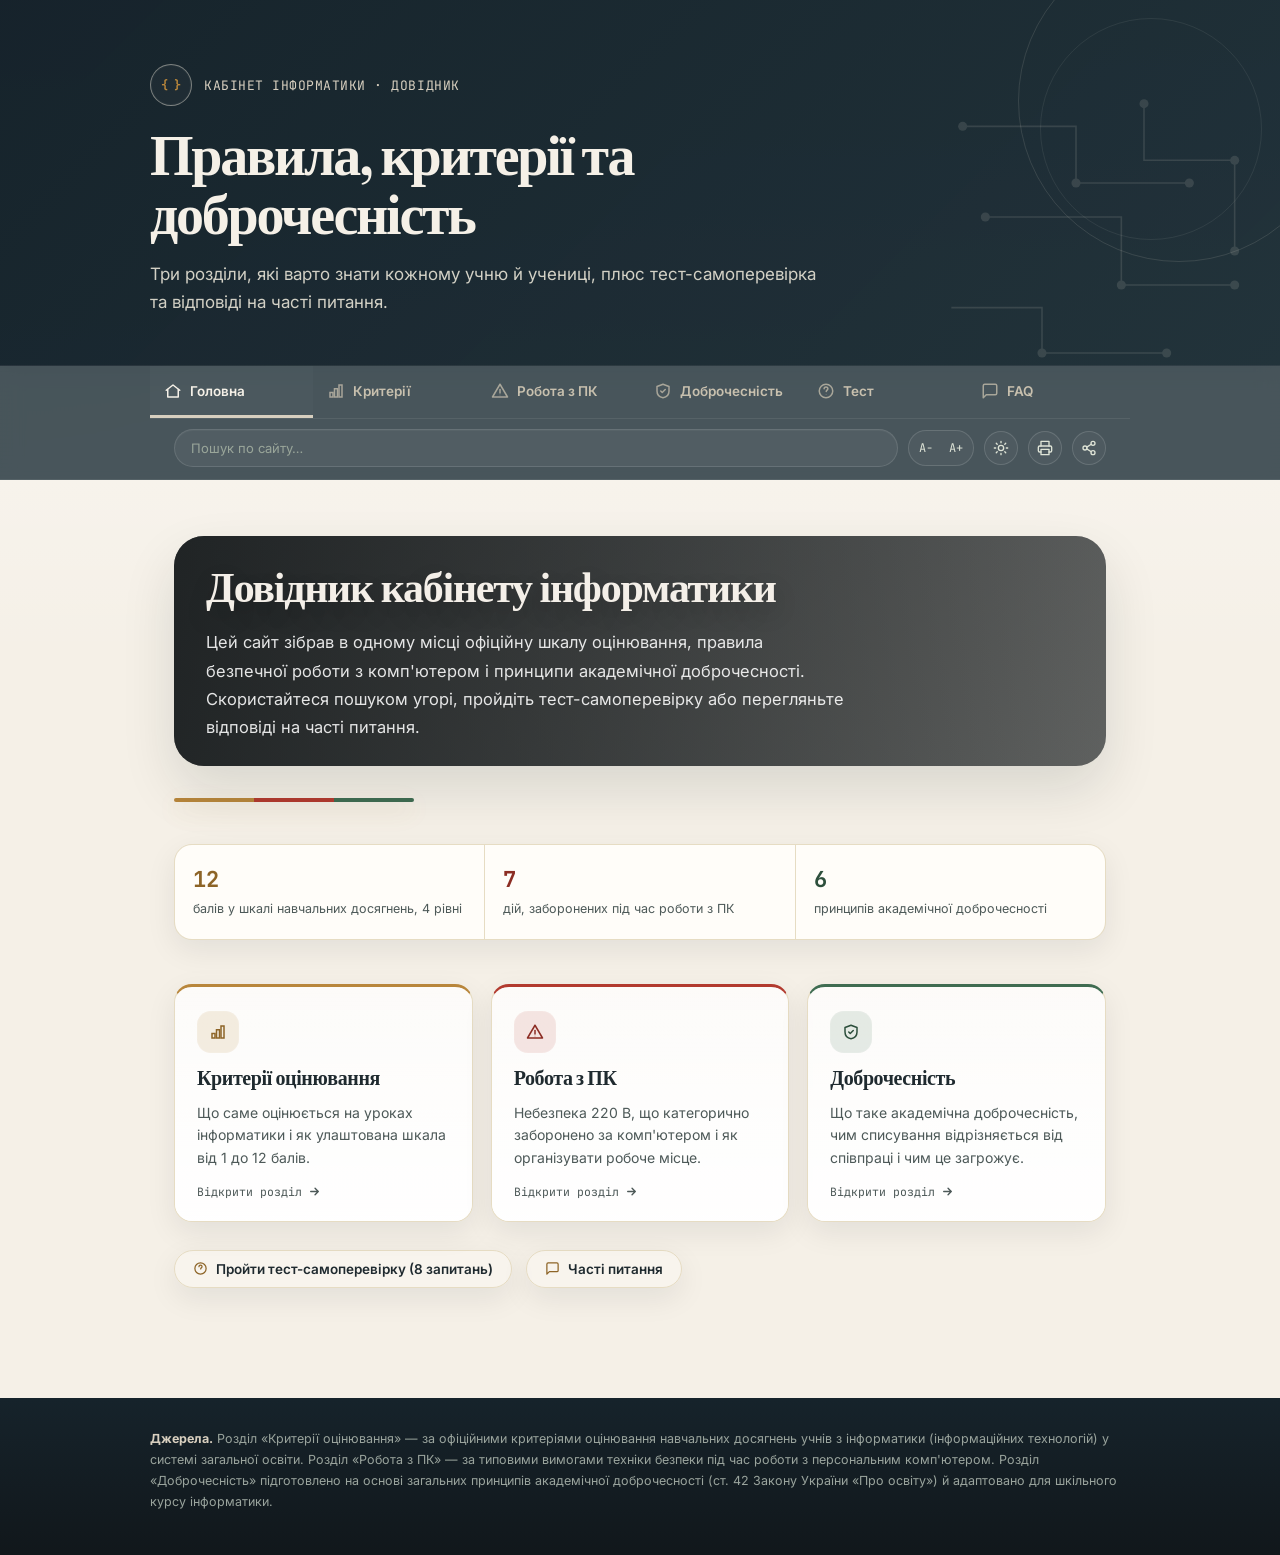
<file: index.html>
<!DOCTYPE html>
<html lang="uk" data-theme="light">
<head>
  <meta charset="UTF-8">
  <meta name="viewport" content="width=device-width, initial-scale=1.0">
  <title>Кабінет інформатики — довідник</title>
  <meta name="description" content="Критерії оцінювання з інформатики, вимоги до роботи з ПК та принципи академічної доброчесності — в одному довіднику з пошуком і тестом-самоперевіркою.">
  <meta property="og:title" content="Кабінет інформатики — довідник">
  <meta property="og:description" content="Критерії оцінювання, техніка безпеки за ПК та академічна доброчесність для учнів і вчителів інформатики.">
  <meta property="og:type" content="website">
  <meta name="twitter:card" content="summary">
  <meta name="theme-color" content="#16232B">
  <link rel="icon" href="data:image/svg+xml,%3Csvg xmlns='http://www.w3.org/2000/svg' viewBox='0 0 100 100'%3E%3Crect width='100' height='100' rx='22' fill='%2316232B'/%3E%3Ctext x='50' y='66' font-size='46' font-family='monospace' font-weight='700' fill='%23B8863B' text-anchor='middle'%3E%7B%7D%3C/text%3E%3C/svg%3E">
  <link rel="preconnect" href="https://fonts.googleapis.com">
  <link rel="preconnect" href="https://fonts.gstatic.com" crossorigin>
  <link href="https://fonts.googleapis.com/css2?family=Fraunces:opsz,wght@9..144,400;9..144,500;9..144,600;9..144,700&family=Inter:wght@400;500;600;700&family=JetBrains+Mono:wght@500;700&display=swap" rel="stylesheet">
  <link rel="stylesheet" href="assets/css/base.css">
  <link rel="stylesheet" href="assets/css/layout.css">
  <link rel="stylesheet" href="assets/css/components.css">
  <link rel="stylesheet" href="assets/css/responsive.css">
</head>
<body>
  <div id="progress-bar"></div>

  <header class="site">
    <svg class="circuit-deco" viewBox="0 0 300 260" fill="none" xmlns="http://www.w3.org/2000/svg">
      <g stroke="#F1ECDD" stroke-width="1.4">
        <path d="M20 40 H120 V90 H220"></path>
        <path d="M40 120 H160 V180 H260"></path>
        <path d="M10 200 H90 V240 H200"></path>
        <path d="M180 20 V70 H260 V150"></path>
      </g>
      <g fill="#F1ECDD">
        <circle cx="20" cy="40" r="4"></circle><circle cx="120" cy="90" r="4"></circle><circle cx="220" cy="90" r="4"></circle>
        <circle cx="40" cy="120" r="4"></circle><circle cx="160" cy="180" r="4"></circle><circle cx="260" cy="180" r="4"></circle>
        <circle cx="90" cy="240" r="4"></circle><circle cx="200" cy="240" r="4"></circle><circle cx="180" cy="20" r="4"></circle>
        <circle cx="260" cy="70" r="4"></circle><circle cx="260" cy="150" r="4"></circle>
      </g>
    </svg>
    <div class="header-inner">
      <div class="brand-row">
        <div class="brand-mark">{ }</div>
        <div class="brand-label">Кабінет інформатики · довідник</div>
      </div>
      <h1 class="site-title">Правила, критерії та доброчесність</h1>
      <p class="site-sub">Три розділи, які варто знати кожному учню й учениці, плюс тест-самоперевірка та відповіді на часті питання.</p>
    </div>
  </header>

  <nav class="tabs">
    <div class="tabs-inner" role="tablist">
      <button class="tab-btn" data-tab="home" role="tab" aria-selected="true">
        <svg viewBox="0 0 24 24" fill="none" stroke="currentColor" stroke-width="2" stroke-linecap="round" stroke-linejoin="round"><path d="m3 11 9-7 9 7"></path><path d="M5 10v10h14V10"></path></svg>Головна
      </button>
      <button class="tab-btn" data-tab="grading" role="tab" aria-selected="false">
        <svg viewBox="0 0 24 24" fill="none" stroke="currentColor" stroke-width="2" stroke-linecap="round"><rect x="4" y="14" width="4" height="6"></rect><rect x="10" y="9" width="4" height="11"></rect><rect x="16" y="4" width="4" height="16"></rect></svg>Критерії
      </button>
      <button class="tab-btn" data-tab="safety" role="tab" aria-selected="false">
        <svg viewBox="0 0 24 24" fill="none" stroke="currentColor" stroke-width="2" stroke-linecap="round" stroke-linejoin="round"><path d="M12 3 2 20h20L12 3Z"></path><line x1="12" y1="10" x2="12" y2="14.5"></line><circle cx="12" cy="17.3" r="0.6" fill="currentColor" stroke="none"></circle></svg>Робота з ПК
      </button>
      <button class="tab-btn" data-tab="integrity" role="tab" aria-selected="false">
        <svg viewBox="0 0 24 24" fill="none" stroke="currentColor" stroke-width="2" stroke-linecap="round" stroke-linejoin="round"><path d="M12 3 4 6v6c0 4.6 3.2 8.2 8 9 4.8-.8 8-4.4 8-9V6l-8-3Z"></path><path d="m9 12 2 2 4-4"></path></svg>Доброчесність
      </button>
      <button class="tab-btn" data-tab="quiz" role="tab" aria-selected="false">
        <svg viewBox="0 0 24 24" fill="none" stroke="currentColor" stroke-width="2" stroke-linecap="round" stroke-linejoin="round"><circle cx="12" cy="12" r="9"></circle><path d="M9.5 9a2.5 2.5 0 0 1 5 0c0 1.6-2.2 2-2.2 3.6"></path><circle cx="12.1" cy="16.8" r="0.6" fill="currentColor" stroke="none"></circle></svg>Тест
      </button>
      <button class="tab-btn" data-tab="faq" role="tab" aria-selected="false">
        <svg viewBox="0 0 24 24" fill="none" stroke="currentColor" stroke-width="2" stroke-linecap="round" stroke-linejoin="round"><path d="M21 15a2 2 0 0 1-2 2H7l-4 4V5a2 2 0 0 1 2-2h14a2 2 0 0 1 2 2Z"></path></svg>FAQ
      </button>
    </div>
    <div class="utility-bar">
      <div class="search-wrap">
        <input type="search" id="site-search" placeholder="Пошук по сайту…" autocomplete="off">
        <div class="search-results" id="search-results" hidden></div>
      </div>
      <div class="fs-group" title="Розмір тексту">
        <button id="fs-minus" aria-label="Зменшити текст">A−</button>
        <button id="fs-plus" aria-label="Збільшити текст">A+</button>
      </div>
      <button class="util-btn" id="theme-toggle" title="Темна/світла тема">
        <svg id="theme-icon" viewBox="0 0 24 24" fill="none" stroke="currentColor" stroke-width="2" stroke-linecap="round" stroke-linejoin="round"><circle cx="12" cy="12" r="4"></circle><path d="M12 2v2M12 20v2M4.9 4.9l1.4 1.4M17.7 17.7l1.4 1.4M2 12h2M20 12h2M4.9 19.1l1.4-1.4M17.7 6.3l1.4-1.4"></path></svg>
      </button>
      <button class="util-btn" id="print-btn" title="Роздрукувати">
        <svg viewBox="0 0 24 24" fill="none" stroke="currentColor" stroke-width="2" stroke-linecap="round" stroke-linejoin="round"><polyline points="6 9 6 2 18 2 18 9"></polyline><path d="M6 18H4a2 2 0 0 1-2-2v-5a2 2 0 0 1 2-2h16a2 2 0 0 1 2 2v5a2 2 0 0 1-2 2h-2"></path><rect x="6" y="14" width="12" height="8"></rect></svg>
      </button>
      <button class="util-btn" id="share-btn" title="Поділитися посиланням">
        <svg viewBox="0 0 24 24" fill="none" stroke="currentColor" stroke-width="2" stroke-linecap="round" stroke-linejoin="round"><circle cx="18" cy="5" r="3"></circle><circle cx="6" cy="12" r="3"></circle><circle cx="18" cy="19" r="3"></circle><line x1="8.6" y1="10.6" x2="15.4" y2="6.4"></line><line x1="8.6" y1="13.4" x2="15.4" y2="17.6"></line></svg>
      </button>
    </div>
  </nav>

  <main>
    <section id="home" class="panel active">
      <div class="home-hero">
        <h2>Довідник кабінету інформатики</h2>
        <p>Цей сайт зібрав в одному місці офіційну шкалу оцінювання, правила безпечної роботи з комп'ютером і принципи академічної доброчесності. Скористайтеся пошуком угорі, пройдіть тест-самоперевірку або перегляньте відповіді на часті питання.</p>
      </div>
      <div class="home-tri-rule"></div>

      <div class="home-stats">
        <div class="stat-card"><span class="num">12</span><span class="label">балів у шкалі навчальних досягнень, 4 рівні</span></div>
        <div class="stat-card"><span class="num">7</span><span class="label">дій, заборонених під час роботи з ПК</span></div>
        <div class="stat-card"><span class="num">6</span><span class="label">принципів академічної доброчесності</span></div>
      </div>

      <div class="home-cards">
        <div class="home-card" data-goto="grading">
          <div class="hc-icon"><svg viewBox="0 0 24 24" fill="none" stroke="currentColor" stroke-width="2" stroke-linecap="round"><rect x="4" y="14" width="4" height="6"></rect><rect x="10" y="9" width="4" height="11"></rect><rect x="16" y="4" width="4" height="16"></rect></svg></div>
          <h3>Критерії оцінювання</h3>
          <p>Що саме оцінюється на уроках інформатики і як улаштована шкала від 1 до 12 балів.</p>
          <span class="hc-go">Відкрити розділ <svg viewBox="0 0 24 24" fill="none" stroke="currentColor" stroke-width="2.5" stroke-linecap="round" stroke-linejoin="round"><path d="M5 12h14M13 6l6 6-6 6"></path></svg></span>
        </div>
        <div class="home-card" data-goto="safety">
          <div class="hc-icon"><svg viewBox="0 0 24 24" fill="none" stroke="currentColor" stroke-width="2" stroke-linecap="round" stroke-linejoin="round"><path d="M12 3 2 20h20L12 3Z"></path><line x1="12" y1="10" x2="12" y2="14.5"></line><circle cx="12" cy="17.3" r="0.6" fill="currentColor" stroke="none"></circle></svg></div>
          <h3>Робота з ПК</h3>
          <p>Небезпека 220 В, що категорично заборонено за комп'ютером і як організувати робоче місце.</p>
          <span class="hc-go">Відкрити розділ <svg viewBox="0 0 24 24" fill="none" stroke="currentColor" stroke-width="2.5" stroke-linecap="round" stroke-linejoin="round"><path d="M5 12h14M13 6l6 6-6 6"></path></svg></span>
        </div>
        <div class="home-card" data-goto="integrity">
          <div class="hc-icon"><svg viewBox="0 0 24 24" fill="none" stroke="currentColor" stroke-width="2" stroke-linecap="round" stroke-linejoin="round"><path d="M12 3 4 6v6c0 4.6 3.2 8.2 8 9 4.8-.8 8-4.4 8-9V6l-8-3Z"></path><path d="m9 12 2 2 4-4"></path></svg></div>
          <h3>Доброчесність</h3>
          <p>Що таке академічна доброчесність, чим списування відрізняється від співпраці і чим це загрожує.</p>
          <span class="hc-go">Відкрити розділ <svg viewBox="0 0 24 24" fill="none" stroke="currentColor" stroke-width="2.5" stroke-linecap="round" stroke-linejoin="round"><path d="M5 12h14M13 6l6 6-6 6"></path></svg></span>
        </div>
      </div>

      <div class="home-extra-row">
        <div class="home-mini-link" data-goto="quiz">
          <svg viewBox="0 0 24 24" fill="none" stroke="currentColor" stroke-width="2" stroke-linecap="round" stroke-linejoin="round"><circle cx="12" cy="12" r="9"></circle><path d="M9.5 9a2.5 2.5 0 0 1 5 0c0 1.6-2.2 2-2.2 3.6"></path></svg>
          Пройти тест-самоперевірку (8 запитань)
        </div>
        <div class="home-mini-link" data-goto="faq">
          <svg viewBox="0 0 24 24" fill="none" stroke="currentColor" stroke-width="2" stroke-linecap="round" stroke-linejoin="round"><path d="M21 15a2 2 0 0 1-2 2H7l-4 4V5a2 2 0 0 1 2-2h14a2 2 0 0 1 2 2Z"></path></svg>
          Часті питання
        </div>
      </div>
    </section>

    <section id="grading" class="panel">
      <div class="panel-head">
        <span class="panel-kicker">Оцінювання</span>
        <h2 class="panel-title">Критерії оцінювання навчальних досягнень учнів з інформатики</h2>
        <p class="panel-intro">До навчальних досягнень учнів з інформатики, які підлягають оцінюванню, належить <strong>теоретична база знань</strong> і <strong>практичні навички</strong>. Оцінювання здійснюється у двох аспектах: рівень володіння теоретичними знаннями та здатність застосовувати вивчений матеріал у практичній діяльності.</p>
      </div>

      <h3 class="block-title">Теоретична база знань</h3>
      <p class="block-lead">Уявлення про інформацію, її властивості, інформаційні процеси та інформаційні системи, загальні принципи розв'язування задач за допомогою комп'ютера з використанням програмного забезпечення загального та конкретно-предметного призначення, формулювання проблем і постановку задач, побудову відповідних інформаційних моделей, основи алгоритмізації і програмування, принципи будови та дії комп'ютера, уявлення про можливості використання глобальної мережі Інтернет, пошук потрібних відомостей.</p>

      <h3 class="block-title">Практичні навички</h3>
      <p class="block-lead">Навички роботи з пристроями введення-виведення даних, прикладним програмним забезпеченням загального і навчального призначення — програмами технічного обслуговування апаратної складової, операційними системами, програмами для архівування файлів, антивірусними програмами, редакторами текстів, графічними редакторами, засобами підготовки комп'ютерних презентацій та публікацій, табличними процесорами, системами управління базами даних, інформаційно-пошуковими системами, експертними системами, мультимедійними комп'ютерними енциклопедіями, педагогічними програмними засобами для комп'ютерної підтримки навчання з різних предметів, програмами-браузерами для перегляду гіпертекстових сторінок, програмами для роботи з електронною поштою та телеконференціями, пошуку потрібних відомостей в глобальній мережі Інтернет, створення гіпертекстових сторінок тощо; навички складання, описування та реалізації найпростіших алгоритмів і програм з використанням різних засобів їх подання, зокрема деякої мови програмування.</p>

      <h3 class="block-title">Чотири рівні навчальних досягнень</h3>
      <p class="block-lead">Відповідно до ступеня оволодіння знаннями і способами діяльності виокремлюються чотири рівні навчальних досягнень школярів з інформатики. Досягнення певного рівня передбачає, що всі знання, уміння й навички, вказані для попередніх рівнів, учнем уже опановані.</p>

      <div id="levels-container"></div>
    </section>

    <section id="safety" class="panel">
      <div class="panel-head">
        <span class="panel-kicker">Техніка безпеки</span>
        <h2 class="panel-title">Вимоги до роботи з персональним комп'ютером</h2>
      </div>

      <div class="voltage-note">
        <div class="voltage-note-inner">
          <svg viewBox="0 0 24 24" fill="none" stroke="currentColor" stroke-width="2" stroke-linecap="round" stroke-linejoin="round"><path d="M13 2 3 14h8l-1 8 10-12h-8l1-8Z"></path></svg>
          <p>Апаратура ПК використовує напругу живлення <strong>220 В</strong>, яка є небезпечною для життя людини. Необхідно знати та чітко виконувати ряд правил техніки безпеки.</p>
        </div>
      </div>

      <div class="stat-row">
        <div class="stat-card"><span class="num">60–70 см</span><span class="label">відстань очей до екрана монітора</span></div>
        <div class="stat-card"><span class="num">90°</span><span class="label">кут у ліктях, колінах і стегнах</span></div>
        <div class="stat-card"><span class="num">45 хв</span><span class="label">інтервал для фізичних вправ</span></div>
        <div class="stat-card"><span class="num">1,5 год</span><span class="label">макс. безперервна робота учня (вчителя — до 4 год)</span></div>
      </div>

      <h3 class="block-title">При роботі з ПК забороняється</h3>
      <ul class="rule-list deny" id="deny-list"></ul>

      <h3 class="block-title">Для роботи на комп'ютері необхідно</h3>
      <ul class="rule-list allow" id="allow-list"></ul>
    </section>

    <section id="integrity" class="panel">
      <div class="panel-head">
        <span class="panel-kicker">Доброчесність</span>
        <h2 class="panel-title">Принципи академічної доброчесності</h2>
        <p class="panel-intro">Академічна доброчесність — це сукупність етичних принципів і правил, якими мають керуватися учасники освітнього процесу під час навчання, викладання та провадження наукової (творчої) діяльності. Вона є основою довіри між учнем, учителем і школою.</p>
      </div>

      <h3 class="block-title">Основні принципи</h3>
      <div class="principle-grid" id="principle-grid"></div>

      <h3 class="block-title">Приклади на практиці</h3>
      <div class="two-col">
        <div class="col-card bad"><h4>Порушення</h4><ul class="rule-list deny" id="bad-list"></ul></div>
        <div class="col-card good"><h4>Дотримання</h4><ul class="rule-list allow" id="good-list"></ul></div>
      </div>

      <div class="consequence-strip">
        <h4>Наслідки порушення</h4>
        <p>Списування, плагіат чи фальсифікація результатів фіксуються вчителем і можуть призвести до повторного виконання роботи, зниження оцінки чи додаткового опитування — залежно від тяжкості порушення та внутрішніх правил закладу освіти. Головна мета правил доброчесності — не покарання, а формування звички навчатися чесно.</p>
      </div>
    </section>

    <section id="quiz" class="panel">
      <div class="panel-head">
        <span class="panel-kicker">Самоперевірка</span>
        <h2 class="panel-title">Тест: перевір себе</h2>
        <p class="panel-intro">8 запитань за матеріалами всіх трьох розділів. Оберіть відповідь і натисніть «Перевірити результат».</p>
      </div>
      <div id="quiz-container"></div>
      <div class="quiz-actions">
        <button class="quiz-btn" id="quiz-check">Перевірити результат</button>
        <button class="quiz-btn secondary" id="quiz-reset">Спробувати ще раз</button>
        <span id="quiz-score"></span>
      </div>
    </section>

    <section id="faq" class="panel">
      <div class="panel-head">
        <span class="panel-kicker">Часті питання</span>
        <h2 class="panel-title">FAQ</h2>
      </div>
      <div id="faq-container"></div>
    </section>
  </main>

  <footer>
    <div class="footer-inner">
      <strong>Джерела.</strong> Розділ «Критерії оцінювання» — за офіційними критеріями оцінювання навчальних досягнень учнів з інформатики (інформаційних технологій) у системі загальної освіти. Розділ «Робота з ПК» — за типовими вимогами техніки безпеки під час роботи з персональним комп'ютером. Розділ «Доброчесність» підготовлено на основі загальних принципів академічної доброчесності (ст. 42 Закону України «Про освіту») й адаптовано для шкільного курсу інформатики.
    </div>
  </footer>

  <div id="toast"></div>

  <script src="assets/js/data.js"></script>
  <script src="assets/js/app.js"></script>
</body>
</html>
</file>
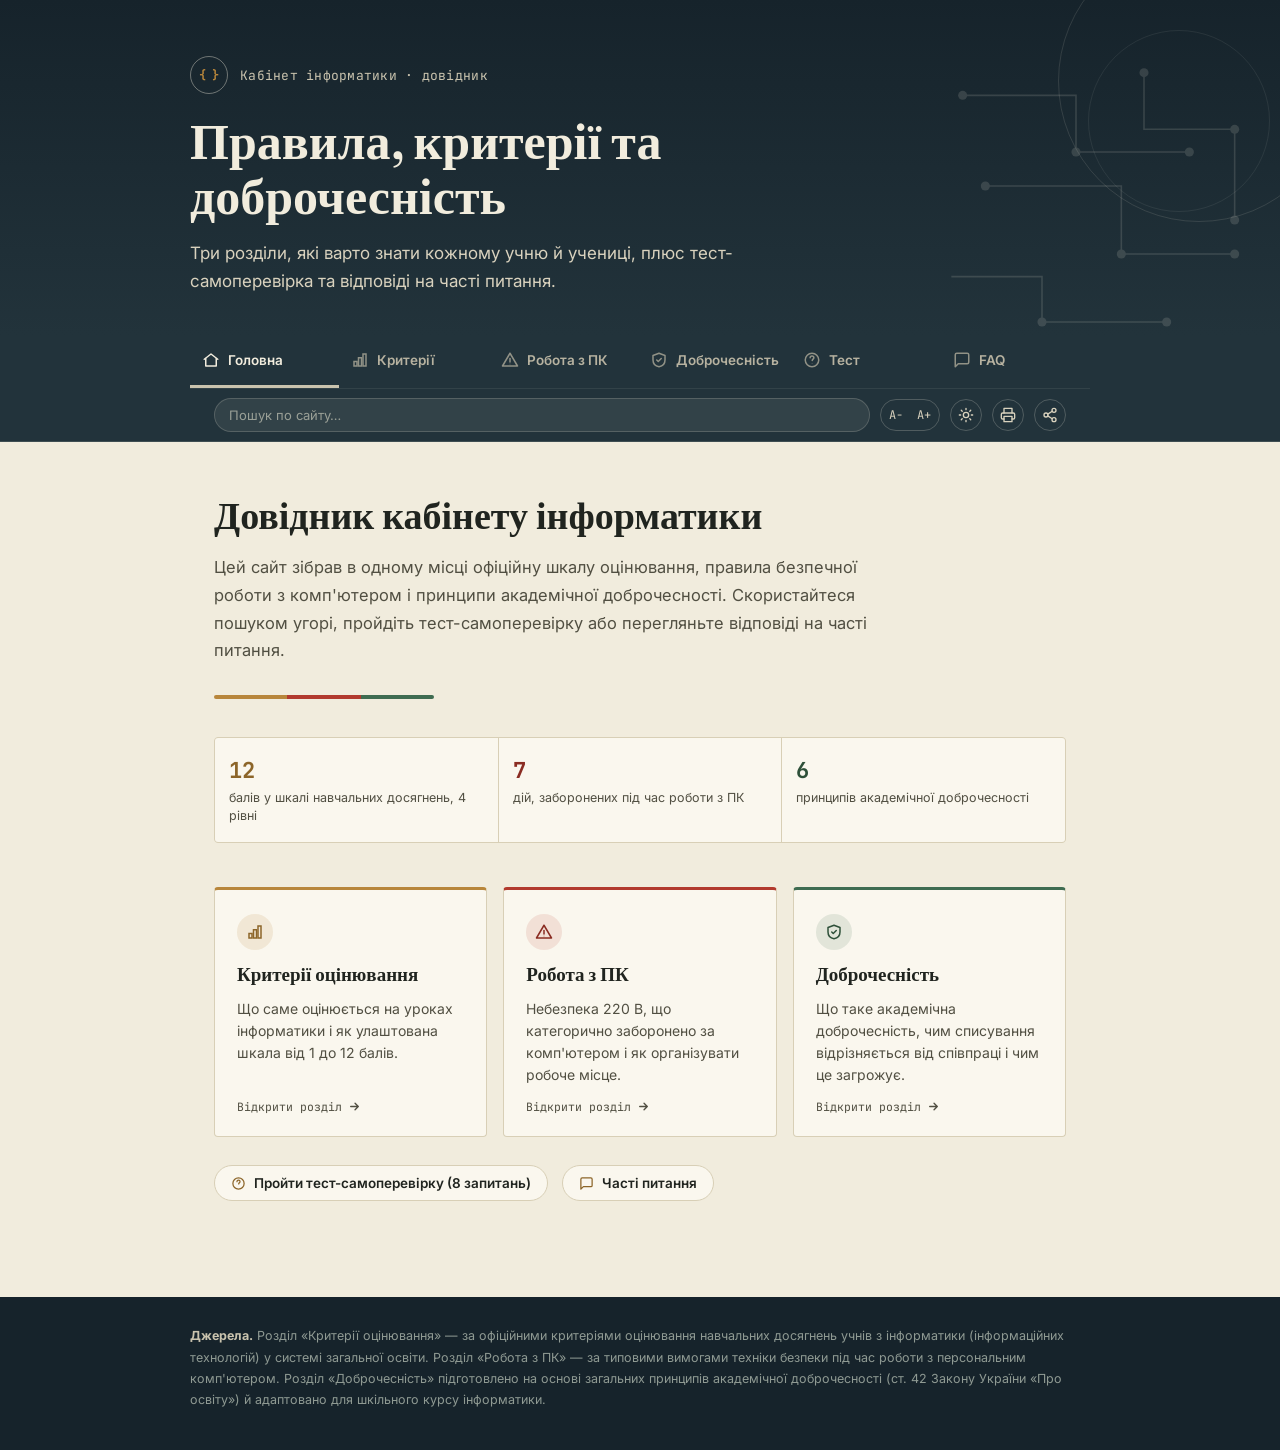
<file: informatyka-dovidnyk.html>
<!DOCTYPE html>
<html lang="uk" data-theme="light">
<head>
<meta charset="UTF-8">
<meta name="viewport" content="width=device-width, initial-scale=1.0">
<title>Кабінет інформатики — довідник</title>
<meta name="description" content="Критерії оцінювання з інформатики, вимоги до роботи з ПК та принципи академічної доброчесності — в одному довіднику з пошуком і тестом-самоперевіркою.">
<meta property="og:title" content="Кабінет інформатики — довідник">
<meta property="og:description" content="Критерії оцінювання, техніка безпеки за ПК та академічна доброчесність для учнів і вчителів інформатики.">
<meta property="og:type" content="website">
<meta name="twitter:card" content="summary">
<meta name="theme-color" content="#16232B">
<link rel="icon" href="data:image/svg+xml,%3Csvg xmlns='http://www.w3.org/2000/svg' viewBox='0 0 100 100'%3E%3Crect width='100' height='100' rx='22' fill='%2316232B'/%3E%3Ctext x='50' y='66' font-size='46' font-family='monospace' font-weight='700' fill='%23B8863B' text-anchor='middle'%3E%7B%7D%3C/text%3E%3C/svg%3E">
<link rel="preconnect" href="https://fonts.googleapis.com">
<link rel="preconnect" href="https://fonts.gstatic.com" crossorigin>
<link href="https://fonts.googleapis.com/css2?family=Fraunces:opsz,wght@9..144,400;9..144,500;9..144,600;9..144,700&family=Inter:wght@400;500;600;700&family=JetBrains+Mono:wght@500;700&display=swap" rel="stylesheet">
<style>

  :root{
    --ink:#16232B;
    --ink-soft:#22333B;
    --paper:#F1ECDD;
    --paper-raised:#FAF7EE;
    --line:#D8CFB6;
    --text:#20241F;
    --text-soft:#514F42;
    --gold:#B8863B;
    --gold-deep:#8C6529;
    --red:#B23A2E;
    --red-deep:#8A2C22;
    --green:#3F6C51;
    --green-deep:#2E5039;
    --radius:4px;
    --serif:'Fraunces', Georgia, serif;
    --sans:'Inter', -apple-system, Segoe UI, sans-serif;
    --mono:'JetBrains Mono', Menlo, monospace;
  }
  [data-theme="dark"]{
    --paper:#1C2622;
    --paper-raised:#233530;
    --line:#3A4A43;
    --text:#EDE7D6;
    --text-soft:#AFAA96;
  }

  *{box-sizing:border-box;}
  html{scroll-behavior:smooth;}
  body{
    margin:0;
    background:var(--ink);
    color:var(--text);
    font-family:var(--sans);
    -webkit-font-smoothing:antialiased;
  }

  /* ---------- PROGRESS BAR ---------- */
  #progress-bar{
    position:fixed; top:0; left:0; height:3px; width:0%;
    background:linear-gradient(90deg, var(--gold), var(--red), var(--green));
    z-index:200; transition:width .08s linear;
  }

  /* ---------- HEADER ---------- */
  header.site{
    background:linear-gradient(180deg, var(--ink) 0%, var(--ink-soft) 100%);
    color:var(--paper);
    padding:56px 24px 40px;
    text-align:left;
    position:relative;
    overflow:hidden;
  }
  header.site::after{
    content:""; position:absolute; right:-60px; top:-60px;
    width:280px; height:280px; border:1px solid rgba(241,236,221,0.12); border-radius:50%;
  }
  header.site::before{
    content:""; position:absolute; right:10px; top:30px;
    width:180px; height:180px; border:1px solid rgba(241,236,221,0.08); border-radius:50%;
  }
  .circuit-deco{position:absolute; right:0; bottom:-10px; width:340px; max-width:44vw; height:auto; opacity:.14; pointer-events:none;}
  .header-inner{max-width:900px; margin:0 auto; position:relative; z-index:1;}
  .brand-row{display:flex; align-items:center; gap:12px; margin-bottom:20px;}
  .brand-mark{
    width:38px; height:38px; flex:none; border:1px solid rgba(241,236,221,.4); border-radius:50%;
    display:flex; align-items:center; justify-content:center;
    font-family:var(--mono); font-weight:700; font-size:12px; color:var(--gold); letter-spacing:-.02em;
  }
  .brand-label{font-family:var(--mono); font-size:13px; letter-spacing:.02em; color:#C9C3AE;}
  h1.site-title{font-family:var(--serif); font-weight:600; font-size:clamp(32px,5vw,50px); line-height:1.1; margin:0 0 16px; max-width:15ch;}
  .site-sub{font-size:17px; line-height:1.62; color:#D9D2BE; max-width:58ch; margin:0;}

  /* ---------- TABS + UTILITY BAR ---------- */
  nav.tabs{position:sticky; top:0; z-index:50; background:var(--ink-soft); border-bottom:1px solid rgba(241,236,221,.14);}
  .tabs-inner{max-width:900px; margin:0 auto; display:flex; overflow-x:auto;}
  .tab-btn{
    display:flex; align-items:center; gap:8px; flex:1 1 0; background:none; border:none;
    padding:16px 12px; font-family:var(--sans); font-weight:600; font-size:13.5px; color:#B7B2A0;
    cursor:pointer; border-bottom:3px solid transparent; white-space:nowrap;
    transition:color .18s ease, border-color .18s ease, background .18s ease;
  }
  .tab-btn svg{width:18px; height:18px; flex:none; opacity:.75;}
  .tab-btn:hover{color:var(--paper); background:rgba(241,236,221,.04);}
  .tab-btn[aria-selected="true"]{color:var(--paper);}
  .tab-btn[aria-selected="true"] svg{opacity:1;}
  .tab-btn[data-tab="home"][aria-selected="true"]{border-color:#C9C3AE; color:var(--paper);}
  .tab-btn[data-tab="grading"][aria-selected="true"]{border-color:var(--gold); color:#EFD9AC;}
  .tab-btn[data-tab="safety"][aria-selected="true"]{border-color:var(--red); color:#E7B4AD;}
  .tab-btn[data-tab="integrity"][aria-selected="true"]{border-color:var(--green); color:#A9CBB4;}
  .tab-btn[data-tab="quiz"][aria-selected="true"]{border-color:#8FA8C9; color:#C7D6E8;}
  .tab-btn[data-tab="faq"][aria-selected="true"]{border-color:#C9C3AE; color:var(--paper);}

  .utility-bar{
    max-width:900px; margin:0 auto; display:flex; align-items:center; gap:10px;
    padding:9px 24px; border-top:1px solid rgba(241,236,221,.08);
    flex-wrap:wrap;
  }
  .search-wrap{position:relative; flex:1 1 200px; min-width:160px;}
  #site-search{
    width:100%; background:rgba(241,236,221,.08); border:1px solid rgba(241,236,221,.18);
    border-radius:20px; padding:8px 14px; font-size:13px; color:var(--paper); font-family:var(--sans);
  }
  #site-search::placeholder{color:#9AA097;}
  #site-search:focus{outline:none; border-color:var(--gold); background:rgba(241,236,221,.13);}
  .search-results{
    position:absolute; top:calc(100% + 6px); left:0; right:0; z-index:60;
    background:var(--paper-raised); border:1px solid var(--line); border-radius:var(--radius);
    box-shadow:0 14px 32px rgba(0,0,0,.28); max-height:340px; overflow-y:auto;
  }
  .search-results[hidden]{display:none;}
  .search-item{padding:10px 14px; border-top:1px solid var(--line); cursor:pointer; display:flex; flex-direction:column; gap:2px;}
  .search-item:first-child{border-top:none;}
  .search-item:hover{background:rgba(184,134,59,.08);}
  .search-item .si-tab{font-family:var(--mono); font-size:10.5px; color:var(--gold-deep); text-transform:uppercase; letter-spacing:.04em;}
  .search-item .si-text{font-size:13px; color:var(--text); line-height:1.4;}
  .search-empty{padding:14px; font-size:13px; color:var(--text-soft);}

  .util-btn{
    background:none; border:1px solid rgba(241,236,221,.22); color:#D9D2BE;
    width:32px; height:32px; border-radius:50%; display:flex; align-items:center; justify-content:center;
    cursor:pointer; transition:background .15s ease, color .15s ease; flex:none;
  }
  .util-btn:hover{background:rgba(241,236,221,.1); color:var(--paper);}
  .util-btn svg{width:16px; height:16px;}
  .fs-group{display:flex; align-items:center; gap:2px; border:1px solid rgba(241,236,221,.22); border-radius:20px; padding:2px;}
  .fs-group button{background:none; border:none; color:#D9D2BE; font-family:var(--mono); font-size:12px; width:26px; height:26px; border-radius:50%; cursor:pointer;}
  .fs-group button:hover{background:rgba(241,236,221,.12); color:var(--paper);}

  /* ---------- MAIN LAYOUT ---------- */
  main{background:var(--paper); min-height:60vh;}
  .panel{display:none; max-width:900px; margin:0 auto; padding:52px 24px 96px;}
  .panel.active{display:block; animation:fade .4s cubic-bezier(.2,.8,.2,1);}
  @keyframes fade{from{opacity:0; transform:translateY(10px);} to{opacity:1; transform:none;}}

  .panel-head{margin-bottom:36px;}
  .panel-kicker{font-family:var(--mono); font-size:12.5px; letter-spacing:.04em; margin-bottom:10px; display:inline-block; padding:3px 9px; border-radius:2px;}
  #grading .panel-kicker{color:var(--gold-deep); background:rgba(184,134,59,.14);}
  #safety .panel-kicker{color:var(--red-deep); background:rgba(178,58,46,.12);}
  #integrity .panel-kicker{color:var(--green-deep); background:rgba(63,108,81,.13);}
  #quiz .panel-kicker{color:#3E5E82; background:rgba(94,140,183,.14);}
  #faq .panel-kicker{color:var(--text-soft); background:rgba(90,88,74,.1);}

  h2.panel-title{font-family:var(--serif); font-weight:600; font-size:clamp(26px,3.4vw,36px); margin:0 0 14px; line-height:1.15;}
  .panel-intro{font-size:16.5px; line-height:1.68; color:var(--text-soft); max-width:64ch;}
  .panel-intro strong{color:var(--text); font-weight:600;}
  h3.block-title{font-family:var(--serif); font-size:20px; font-weight:600; margin:44px 0 6px;}
  p.block-lead{font-size:15.5px; line-height:1.7; color:var(--text-soft); max-width:66ch; margin:0 0 18px;}

  /* ---------- HOME PANEL ---------- */
  .home-hero{max-width:68ch;}
  .home-hero h2{font-family:var(--serif); font-weight:600; font-size:clamp(28px,3.6vw,38px); line-height:1.16; margin:0 0 16px;}
  .home-hero p{font-size:16.5px; line-height:1.68; color:var(--text-soft); margin:0;}
  .home-tri-rule{height:4px; width:220px; max-width:60%; border-radius:2px; margin:30px 0 38px;
    background:linear-gradient(90deg, var(--gold) 0 33.3%, var(--red) 33.3% 66.6%, var(--green) 66.6% 100%);}
  .home-stats{display:grid; grid-template-columns:repeat(3,1fr); gap:1px; background:var(--line); border:1px solid var(--line); border-radius:var(--radius); overflow:hidden; margin-bottom:44px;}
  .home-stats .stat-card:nth-child(1) .num{color:var(--gold-deep);}
  .home-stats .stat-card:nth-child(2) .num{color:var(--red-deep);}
  .home-stats .stat-card:nth-child(3) .num{color:var(--green-deep);}
  .home-cards{display:grid; grid-template-columns:repeat(3,1fr); gap:16px; margin-bottom:8px;}
  .home-card{
    position:relative; background:var(--paper-raised); border:1px solid var(--line); border-top:3px solid transparent;
    border-radius:var(--radius); padding:24px 22px 22px; text-align:left; cursor:pointer;
    display:flex; flex-direction:column; gap:12px; transition:transform .18s ease, box-shadow .18s ease;
  }
  .home-card:hover{transform:translateY(-3px); box-shadow:0 14px 28px rgba(22,35,43,.12);}
  .home-card[data-goto="grading"]{border-top-color:var(--gold);}
  .home-card[data-goto="safety"]{border-top-color:var(--red);}
  .home-card[data-goto="integrity"]{border-top-color:var(--green);}
  .home-card .hc-icon{width:36px; height:36px; border-radius:50%; display:flex; align-items:center; justify-content:center;}
  .home-card .hc-icon svg{width:18px; height:18px;}
  .home-card[data-goto="grading"] .hc-icon{background:rgba(184,134,59,.14); color:var(--gold-deep);}
  .home-card[data-goto="safety"] .hc-icon{background:rgba(178,58,46,.12); color:var(--red-deep);}
  .home-card[data-goto="integrity"] .hc-icon{background:rgba(63,108,81,.13); color:var(--green-deep);}
  .home-card h3{font-family:var(--serif); font-size:19px; font-weight:600; margin:0;}
  .home-card p{font-size:14px; line-height:1.56; color:var(--text-soft); margin:0; flex:1;}
  .home-card .hc-go{font-family:var(--mono); font-size:11.5px; color:var(--text-soft); display:flex; align-items:center; gap:6px; margin-top:2px;}
  .home-card .hc-go svg{width:13px; height:13px; transition:transform .18s ease;}
  .home-card:hover .hc-go svg{transform:translateX(3px);}

  .home-extra-row{display:flex; gap:14px; margin-top:28px; flex-wrap:wrap;}
  .home-mini-link{
    display:flex; align-items:center; gap:8px; background:var(--paper-raised); border:1px solid var(--line);
    border-radius:20px; padding:9px 16px; font-size:13.5px; font-weight:600; color:var(--text); cursor:pointer;
  }
  .home-mini-link:hover{border-color:var(--gold);}
  .home-mini-link svg{width:15px; height:15px; color:var(--gold-deep);}

  /* ---------- GRADING TABLE ---------- */
  .level-group{border:1px solid var(--line); border-radius:var(--radius); background:var(--paper-raised); margin-bottom:16px; overflow:hidden; transition:box-shadow .18s ease;}
  .level-group[open]{box-shadow:0 6px 18px rgba(22,35,43,.06);}
  .level-group summary{
    list-style:none; cursor:pointer; display:flex; align-items:center; gap:12px; padding:16px 20px;
    font-family:var(--serif); font-weight:600; font-size:18px; background:linear-gradient(180deg, rgba(184,134,59,.07), transparent);
  }
  .level-group summary::-webkit-details-marker{display:none;}
  .level-dots{display:flex; gap:4px; flex:none;}
  .level-dots i{width:7px; height:7px; border-radius:50%; background:var(--line); display:block;}
  .level-dots i.on{background:var(--gold-deep);}
  .level-group summary .range{
    font-family:var(--mono); font-size:12.5px; font-weight:500; color:var(--gold-deep);
    border:1px solid rgba(184,134,59,.4); padding:3px 9px; border-radius:20px; white-space:nowrap; margin-left:auto;
  }
  .level-group summary .chev{width:11px; height:11px; border-right:2px solid var(--text-soft); border-bottom:2px solid var(--text-soft); transform:rotate(45deg); transition:transform .2s ease; flex:none;}
  .level-group[open] summary .chev{transform:rotate(-135deg);}
  .grade-row{
    display:grid; grid-template-columns:52px 1fr auto; align-items:start; gap:14px; padding:16px 20px;
    border-top:1px solid var(--line); background:repeating-linear-gradient(180deg, transparent 0 39px, rgba(216,207,182,.5) 39px 40px);
    scroll-margin-top:120px;
  }
  .grade-num{font-family:var(--mono); font-weight:700; font-size:22px; color:var(--gold-deep); line-height:1.5;}
  .grade-text{font-size:15px; line-height:1.62; color:var(--text); padding-top:1px;}
  .row-link{background:none; border:none; cursor:pointer; color:var(--text-soft); opacity:.5; padding:4px; flex:none;}
  .row-link:hover{opacity:1; color:var(--gold-deep);}
  .row-link svg{width:15px; height:15px;}
  .flash{animation:flashBg 1.5s ease;}
  @keyframes flashBg{0%{background-color:rgba(184,134,59,.35);} 100%{background-color:transparent;}}

  /* ---------- SAFETY SECTION ---------- */
  .voltage-note{display:flex; align-items:flex-start; gap:14px; background:repeating-linear-gradient(135deg, #B23A2E, #B23A2E 10px, #9C332A 10px, #9C332A 20px); color:#FBEFE9; padding:2px; border-radius:var(--radius); margin-bottom:8px;}
  .voltage-note-inner{background:var(--ink); color:#F6E6E1; border-radius:2px; padding:18px 20px; display:flex; gap:14px; align-items:flex-start; width:100%;}
  .voltage-note-inner svg{width:26px; height:26px; flex:none; color:#E7A79D;}
  .voltage-note-inner p{margin:0; font-size:15px; line-height:1.6;}
  .stat-row{display:grid; grid-template-columns:repeat(4,1fr); gap:1px; background:var(--line); border:1px solid var(--line); border-radius:var(--radius); overflow:hidden; margin:28px 0 8px;}
  .stat-card{background:var(--paper-raised); padding:18px 14px; text-align:left;}
  .stat-card .num{font-family:var(--mono); font-weight:700; font-size:22px; color:var(--red-deep); display:block;}
  .stat-card .label{font-size:12.5px; color:var(--text-soft); line-height:1.4; margin-top:4px; display:block;}
  ul.rule-list{list-style:none; margin:0; padding:0;}
  ul.rule-list li{display:flex; gap:12px; padding:11px 0; border-top:1px solid var(--line); font-size:15px; line-height:1.6; scroll-margin-top:120px;}
  ul.rule-list li:first-child{border-top:none;}
  ul.rule-list li .mark{flex:none; width:20px; height:20px; border-radius:50%; display:flex; align-items:center; justify-content:center; margin-top:2px;}
  ul.rule-list.deny li .mark{background:rgba(178,58,46,.12); color:var(--red-deep);}
  ul.rule-list.allow li .mark{background:rgba(63,108,81,.13); color:var(--green-deep);}
  ul.rule-list .mark svg{width:11px; height:11px;}

  /* ---------- INTEGRITY SECTION ---------- */
  .principle-grid{display:grid; grid-template-columns:repeat(2,1fr); gap:14px; margin:8px 0 8px;}
  .principle-card{border:1px solid var(--line); background:var(--paper-raised); border-radius:var(--radius); padding:18px 18px 16px; border-left:3px solid var(--green); transition:box-shadow .18s ease, transform .18s ease; scroll-margin-top:120px;}
  .principle-card:hover{transform:translateY(-2px); box-shadow:0 8px 18px rgba(22,35,43,.08);}
  .principle-card .p-title{font-family:var(--serif); font-weight:600; font-size:17px; margin:0 0 6px;}
  .principle-card .p-desc{font-size:14px; line-height:1.58; color:var(--text-soft); margin:0;}
  .two-col{display:grid; grid-template-columns:1fr 1fr; gap:24px; margin-top:12px;}
  .col-card{background:var(--paper-raised); border:1px solid var(--line); border-radius:var(--radius); padding:20px 20px 6px;}
  .col-card h4{font-family:var(--serif); font-size:16px; margin:0 0 8px;}
  .col-card.bad h4{color:var(--red-deep);}
  .col-card.good h4{color:var(--green-deep);}
  .consequence-strip{margin-top:36px; background:var(--ink); color:var(--paper); border-radius:var(--radius); padding:22px 24px;}
  .consequence-strip h4{font-family:var(--serif); margin:0 0 8px; font-size:17px; color:#EFD9AC;}
  .consequence-strip p{margin:0; font-size:14.5px; line-height:1.65; color:#D9D2BE;}

  /* ---------- QUIZ ---------- */
  .quiz-q{border:1px solid var(--line); background:var(--paper-raised); border-radius:var(--radius); padding:18px 20px; margin-bottom:14px;}
  .quiz-q .q-title{font-family:var(--serif); font-size:16.5px; font-weight:600; margin:0 0 12px;}
  .quiz-q label{display:flex; align-items:center; gap:10px; font-size:14.5px; padding:6px 0; cursor:pointer; border-radius:4px;}
  .quiz-q label:hover{background:rgba(184,134,59,.06);}
  .quiz-q input[type="radio"]{accent-color:var(--gold-deep); width:16px; height:16px;}
  .quiz-q.correct{border-left:4px solid var(--green);}
  .quiz-q.incorrect{border-left:4px solid var(--red);}
  .quiz-q .q-feedback{display:none; font-size:13px; margin-top:10px; padding-top:10px; border-top:1px dashed var(--line); color:var(--text-soft);}
  .quiz-q.graded .q-feedback{display:block;}
  .quiz-actions{display:flex; align-items:center; gap:14px; margin-top:20px; flex-wrap:wrap;}
  .quiz-btn{
    font-family:var(--sans); font-weight:600; font-size:14px; padding:11px 22px; border-radius:24px;
    border:none; cursor:pointer; background:var(--ink); color:var(--paper);
  }
  .quiz-btn:hover{background:var(--ink-soft);}
  .quiz-btn.secondary{background:none; border:1px solid var(--line); color:var(--text);}
  #quiz-score{font-family:var(--mono); font-weight:700; font-size:15px;}

  /* ---------- FAQ ---------- */
  .faq-item{border:1px solid var(--line); background:var(--paper-raised); border-radius:var(--radius); margin-bottom:12px; overflow:hidden; scroll-margin-top:120px;}
  .faq-item summary{list-style:none; cursor:pointer; padding:16px 20px; font-family:var(--serif); font-weight:600; font-size:16px; display:flex; align-items:center; justify-content:space-between; gap:12px;}
  .faq-item summary::-webkit-details-marker{display:none;}
  .faq-item summary .chev{width:10px; height:10px; border-right:2px solid var(--text-soft); border-bottom:2px solid var(--text-soft); transform:rotate(45deg); transition:transform .2s ease; flex:none;}
  .faq-item[open] summary .chev{transform:rotate(-135deg);}
  .faq-item .faq-a{padding:0 20px 18px; font-size:14.5px; line-height:1.62; color:var(--text-soft);}

  /* ---------- FOOTER ---------- */
  footer{background:var(--ink); color:#8F9A93; padding:28px 24px 40px; font-size:12.5px; line-height:1.7; text-align:left;}
  footer .footer-inner{max-width:900px; margin:0 auto;}
  footer strong{color:#C9C3AE;}

  /* ---------- TOAST ---------- */
  #toast{
    position:fixed; bottom:22px; left:50%; transform:translateX(-50%) translateY(20px);
    background:var(--ink); color:var(--paper); padding:11px 20px; border-radius:24px; font-size:13.5px;
    box-shadow:0 10px 24px rgba(0,0,0,.3); z-index:300; opacity:0; pointer-events:none; transition:opacity .2s ease, transform .2s ease;
  }
  #toast.show{opacity:1; transform:translateX(-50%) translateY(0);}

  /* ---------- RESPONSIVE ---------- */
  @media (max-width:760px){
    .home-cards{grid-template-columns:1fr;}
    .home-stats{grid-template-columns:1fr;}
  }
  @media (max-width:640px){
    header.site{padding:40px 18px 30px;}
    .panel{padding:36px 18px 72px;}
    .tab-btn{font-size:12px; padding:12px 8px; gap:5px;}
    .tab-btn svg{width:15px; height:15px;}
    .utility-bar{padding:9px 14px;}
    .grade-row{grid-template-columns:32px 1fr auto; gap:10px; padding:13px 14px;}
    .stat-row{grid-template-columns:repeat(2,1fr);}
    .principle-grid{grid-template-columns:1fr;}
    .two-col{grid-template-columns:1fr;}
    .level-group summary{padding:14px 14px; font-size:16px; flex-wrap:wrap;}
    .circuit-deco{display:none;}
  }

  @media (prefers-reduced-motion:reduce){ *{animation:none !important; transition:none !important;} }

  @media print{
    #progress-bar, nav.tabs, header.site .circuit-deco, footer{display:none !important;}
    body{background:#fff;}
    main{background:#fff;}
    .panel{display:block !important; max-width:100%; padding:10px 4px; page-break-after:always;}
    .level-group > *:not(summary){display:block !important;}
    .level-group summary .chev, .row-link{display:none !important;}
    #home, #quiz{display:none !important;}
  }

  :focus-visible{outline:2px solid var(--gold); outline-offset:2px;}
</style>
</head>
<body>

<div id="progress-bar"></div>

<header class="site">
  <svg class="circuit-deco" viewBox="0 0 300 260" fill="none" xmlns="http://www.w3.org/2000/svg">
    <g stroke="#F1ECDD" stroke-width="1.4">
      <path d="M20 40 H120 V90 H220"></path>
      <path d="M40 120 H160 V180 H260"></path>
      <path d="M10 200 H90 V240 H200"></path>
      <path d="M180 20 V70 H260 V150"></path>
    </g>
    <g fill="#F1ECDD">
      <circle cx="20" cy="40" r="4"></circle><circle cx="120" cy="90" r="4"></circle><circle cx="220" cy="90" r="4"></circle>
      <circle cx="40" cy="120" r="4"></circle><circle cx="160" cy="180" r="4"></circle><circle cx="260" cy="180" r="4"></circle>
      <circle cx="90" cy="240" r="4"></circle><circle cx="200" cy="240" r="4"></circle><circle cx="180" cy="20" r="4"></circle>
      <circle cx="260" cy="70" r="4"></circle><circle cx="260" cy="150" r="4"></circle>
    </g>
  </svg>
  <div class="header-inner">
    <div class="brand-row">
      <div class="brand-mark">{ }</div>
      <div class="brand-label">Кабінет інформатики · довідник</div>
    </div>
    <h1 class="site-title">Правила, критерії та доброчесність</h1>
    <p class="site-sub">Три розділи, які варто знати кожному учню й учениці, плюс тест-самоперевірка та відповіді на часті питання.</p>
  </div>
</header>

<nav class="tabs">
  <div class="tabs-inner" role="tablist">
    <button class="tab-btn" data-tab="home" role="tab" aria-selected="true">
      <svg viewBox="0 0 24 24" fill="none" stroke="currentColor" stroke-width="2" stroke-linecap="round" stroke-linejoin="round"><path d="m3 11 9-7 9 7"></path><path d="M5 10v10h14V10"></path></svg>Головна
    </button>
    <button class="tab-btn" data-tab="grading" role="tab" aria-selected="false">
      <svg viewBox="0 0 24 24" fill="none" stroke="currentColor" stroke-width="2" stroke-linecap="round"><rect x="4" y="14" width="4" height="6"></rect><rect x="10" y="9" width="4" height="11"></rect><rect x="16" y="4" width="4" height="16"></rect></svg>Критерії
    </button>
    <button class="tab-btn" data-tab="safety" role="tab" aria-selected="false">
      <svg viewBox="0 0 24 24" fill="none" stroke="currentColor" stroke-width="2" stroke-linecap="round" stroke-linejoin="round"><path d="M12 3 2 20h20L12 3Z"></path><line x1="12" y1="10" x2="12" y2="14.5"></line><circle cx="12" cy="17.3" r="0.6" fill="currentColor" stroke="none"></circle></svg>Робота з ПК
    </button>
    <button class="tab-btn" data-tab="integrity" role="tab" aria-selected="false">
      <svg viewBox="0 0 24 24" fill="none" stroke="currentColor" stroke-width="2" stroke-linecap="round" stroke-linejoin="round"><path d="M12 3 4 6v6c0 4.6 3.2 8.2 8 9 4.8-.8 8-4.4 8-9V6l-8-3Z"></path><path d="m9 12 2 2 4-4"></path></svg>Доброчесність
    </button>
    <button class="tab-btn" data-tab="quiz" role="tab" aria-selected="false">
      <svg viewBox="0 0 24 24" fill="none" stroke="currentColor" stroke-width="2" stroke-linecap="round" stroke-linejoin="round"><circle cx="12" cy="12" r="9"></circle><path d="M9.5 9a2.5 2.5 0 0 1 5 0c0 1.6-2.2 2-2.2 3.6"></path><circle cx="12.1" cy="16.8" r="0.6" fill="currentColor" stroke="none"></circle></svg>Тест
    </button>
    <button class="tab-btn" data-tab="faq" role="tab" aria-selected="false">
      <svg viewBox="0 0 24 24" fill="none" stroke="currentColor" stroke-width="2" stroke-linecap="round" stroke-linejoin="round"><path d="M21 15a2 2 0 0 1-2 2H7l-4 4V5a2 2 0 0 1 2-2h14a2 2 0 0 1 2 2Z"></path></svg>FAQ
    </button>
  </div>
  <div class="utility-bar">
    <div class="search-wrap">
      <input type="search" id="site-search" placeholder="Пошук по сайту…" autocomplete="off">
      <div class="search-results" id="search-results" hidden></div>
    </div>
    <div class="fs-group" title="Розмір тексту">
      <button id="fs-minus" aria-label="Зменшити текст">A−</button>
      <button id="fs-plus" aria-label="Збільшити текст">A+</button>
    </div>
    <button class="util-btn" id="theme-toggle" title="Темна/світла тема">
      <svg id="theme-icon" viewBox="0 0 24 24" fill="none" stroke="currentColor" stroke-width="2" stroke-linecap="round" stroke-linejoin="round"><circle cx="12" cy="12" r="4"></circle><path d="M12 2v2M12 20v2M4.9 4.9l1.4 1.4M17.7 17.7l1.4 1.4M2 12h2M20 12h2M4.9 19.1l1.4-1.4M17.7 6.3l1.4-1.4"></path></svg>
    </button>
    <button class="util-btn" id="print-btn" title="Роздрукувати">
      <svg viewBox="0 0 24 24" fill="none" stroke="currentColor" stroke-width="2" stroke-linecap="round" stroke-linejoin="round"><polyline points="6 9 6 2 18 2 18 9"></polyline><path d="M6 18H4a2 2 0 0 1-2-2v-5a2 2 0 0 1 2-2h16a2 2 0 0 1 2 2v5a2 2 0 0 1-2 2h-2"></path><rect x="6" y="14" width="12" height="8"></rect></svg>
    </button>
    <button class="util-btn" id="share-btn" title="Поділитися посиланням">
      <svg viewBox="0 0 24 24" fill="none" stroke="currentColor" stroke-width="2" stroke-linecap="round" stroke-linejoin="round"><circle cx="18" cy="5" r="3"></circle><circle cx="6" cy="12" r="3"></circle><circle cx="18" cy="19" r="3"></circle><line x1="8.6" y1="10.6" x2="15.4" y2="6.4"></line><line x1="8.6" y1="13.4" x2="15.4" y2="17.6"></line></svg>
    </button>
  </div>
</nav>

<main>

  <!-- ===================== PANEL 0 — HOME ===================== -->
  <section id="home" class="panel active">
    <div class="home-hero">
      <h2>Довідник кабінету інформатики</h2>
      <p>Цей сайт зібрав в одному місці офіційну шкалу оцінювання, правила безпечної роботи з комп'ютером і принципи академічної доброчесності. Скористайтеся пошуком угорі, пройдіть тест-самоперевірку або перегляньте відповіді на часті питання.</p>
    </div>
    <div class="home-tri-rule"></div>

    <div class="home-stats">
      <div class="stat-card"><span class="num">12</span><span class="label">балів у шкалі навчальних досягнень, 4 рівні</span></div>
      <div class="stat-card"><span class="num">7</span><span class="label">дій, заборонених під час роботи з ПК</span></div>
      <div class="stat-card"><span class="num">6</span><span class="label">принципів академічної доброчесності</span></div>
    </div>

    <div class="home-cards">
      <div class="home-card" data-goto="grading">
        <div class="hc-icon"><svg viewBox="0 0 24 24" fill="none" stroke="currentColor" stroke-width="2" stroke-linecap="round"><rect x="4" y="14" width="4" height="6"></rect><rect x="10" y="9" width="4" height="11"></rect><rect x="16" y="4" width="4" height="16"></rect></svg></div>
        <h3>Критерії оцінювання</h3>
        <p>Що саме оцінюється на уроках інформатики і як улаштована шкала від 1 до 12 балів.</p>
        <span class="hc-go">Відкрити розділ <svg viewBox="0 0 24 24" fill="none" stroke="currentColor" stroke-width="2.5" stroke-linecap="round" stroke-linejoin="round"><path d="M5 12h14M13 6l6 6-6 6"></path></svg></span>
      </div>
      <div class="home-card" data-goto="safety">
        <div class="hc-icon"><svg viewBox="0 0 24 24" fill="none" stroke="currentColor" stroke-width="2" stroke-linecap="round" stroke-linejoin="round"><path d="M12 3 2 20h20L12 3Z"></path><line x1="12" y1="10" x2="12" y2="14.5"></line><circle cx="12" cy="17.3" r="0.6" fill="currentColor" stroke="none"></circle></svg></div>
        <h3>Робота з ПК</h3>
        <p>Небезпека 220 В, що категорично заборонено за комп'ютером і як організувати робоче місце.</p>
        <span class="hc-go">Відкрити розділ <svg viewBox="0 0 24 24" fill="none" stroke="currentColor" stroke-width="2.5" stroke-linecap="round" stroke-linejoin="round"><path d="M5 12h14M13 6l6 6-6 6"></path></svg></span>
      </div>
      <div class="home-card" data-goto="integrity">
        <div class="hc-icon"><svg viewBox="0 0 24 24" fill="none" stroke="currentColor" stroke-width="2" stroke-linecap="round" stroke-linejoin="round"><path d="M12 3 4 6v6c0 4.6 3.2 8.2 8 9 4.8-.8 8-4.4 8-9V6l-8-3Z"></path><path d="m9 12 2 2 4-4"></path></svg></div>
        <h3>Доброчесність</h3>
        <p>Що таке академічна доброчесність, чим списування відрізняється від співпраці і чим це загрожує.</p>
        <span class="hc-go">Відкрити розділ <svg viewBox="0 0 24 24" fill="none" stroke="currentColor" stroke-width="2.5" stroke-linecap="round" stroke-linejoin="round"><path d="M5 12h14M13 6l6 6-6 6"></path></svg></span>
      </div>
    </div>

    <div class="home-extra-row">
      <div class="home-mini-link" data-goto="quiz">
        <svg viewBox="0 0 24 24" fill="none" stroke="currentColor" stroke-width="2" stroke-linecap="round" stroke-linejoin="round"><circle cx="12" cy="12" r="9"></circle><path d="M9.5 9a2.5 2.5 0 0 1 5 0c0 1.6-2.2 2-2.2 3.6"></path></svg>
        Пройти тест-самоперевірку (8 запитань)
      </div>
      <div class="home-mini-link" data-goto="faq">
        <svg viewBox="0 0 24 24" fill="none" stroke="currentColor" stroke-width="2" stroke-linecap="round" stroke-linejoin="round"><path d="M21 15a2 2 0 0 1-2 2H7l-4 4V5a2 2 0 0 1 2-2h14a2 2 0 0 1 2 2Z"></path></svg>
        Часті питання
      </div>
    </div>
  </section>

  <!-- ===================== PANEL 1 — GRADING ===================== -->
  <section id="grading" class="panel">
    <div class="panel-head">
      <span class="panel-kicker">Оцінювання</span>
      <h2 class="panel-title">Критерії оцінювання навчальних досягнень учнів з інформатики</h2>
      <p class="panel-intro">До навчальних досягнень учнів з інформатики, які підлягають оцінюванню, належить <strong>теоретична база знань</strong> і <strong>практичні навички</strong>. Оцінювання здійснюється у двох аспектах: рівень володіння теоретичними знаннями та здатність застосовувати вивчений матеріал у практичній діяльності.</p>
    </div>

    <h3 class="block-title">Теоретична база знань</h3>
    <p class="block-lead">Уявлення про інформацію, її властивості, інформаційні процеси та інформаційні системи, загальні принципи розв'язування задач за допомогою комп'ютера з використанням програмного забезпечення загального та конкретно-предметного призначення, формулювання проблем і постановку задач, побудову відповідних інформаційних моделей, основи алгоритмізації і програмування, принципи будови та дії комп'ютера, уявлення про можливості використання глобальної мережі Інтернет, пошук потрібних відомостей.</p>

    <h3 class="block-title">Практичні навички</h3>
    <p class="block-lead">Навички роботи з пристроями введення-виведення даних, прикладним програмним забезпеченням загального і навчального призначення — програмами технічного обслуговування апаратної складової, операційними системами, програмами для архівування файлів, антивірусними програмами, редакторами текстів, графічними редакторами, засобами підготовки комп'ютерних презентацій та публікацій, табличними процесорами, системами управління базами даних, інформаційно-пошуковими системами, експертними системами, мультимедійними комп'ютерними енциклопедіями, педагогічними програмними засобами для комп'ютерної підтримки навчання з різних предметів, програмами-браузерами для перегляду гіпертекстових сторінок, програмами для роботи з електронною поштою та телеконференціями, пошуку потрібних відомостей в глобальній мережі Інтернет, створення гіпертекстових сторінок тощо; навички складання, описування та реалізації найпростіших алгоритмів і програм з використанням різних засобів їх подання, зокрема деякої мови програмування.</p>

    <h3 class="block-title">Чотири рівні навчальних досягнень</h3>
    <p class="block-lead">Відповідно до ступеня оволодіння знаннями і способами діяльності виокремлюються чотири рівні навчальних досягнень школярів з інформатики. Досягнення певного рівня передбачає, що всі знання, уміння й навички, вказані для попередніх рівнів, учнем уже опановані.</p>

    <div id="levels-container"></div>
  </section>

  <!-- ===================== PANEL 2 — PC SAFETY ===================== -->
  <section id="safety" class="panel">
    <div class="panel-head">
      <span class="panel-kicker">Техніка безпеки</span>
      <h2 class="panel-title">Вимоги до роботи з персональним комп'ютером</h2>
    </div>

    <div class="voltage-note">
      <div class="voltage-note-inner">
        <svg viewBox="0 0 24 24" fill="none" stroke="currentColor" stroke-width="2" stroke-linecap="round" stroke-linejoin="round"><path d="M13 2 3 14h8l-1 8 10-12h-8l1-8Z"></path></svg>
        <p>Апаратура ПК використовує напругу живлення <strong>220 В</strong>, яка є небезпечною для життя людини. Необхідно знати та чітко виконувати ряд правил техніки безпеки.</p>
      </div>
    </div>

    <div class="stat-row">
      <div class="stat-card"><span class="num">60–70 см</span><span class="label">відстань очей до екрана монітора</span></div>
      <div class="stat-card"><span class="num">90°</span><span class="label">кут у ліктях, колінах і стегнах</span></div>
      <div class="stat-card"><span class="num">45 хв</span><span class="label">інтервал для фізичних вправ</span></div>
      <div class="stat-card"><span class="num">1,5 год</span><span class="label">макс. безперервна робота учня (вчителя — до 4 год)</span></div>
    </div>

    <h3 class="block-title">При роботі з ПК забороняється</h3>
    <ul class="rule-list deny" id="deny-list"></ul>

    <h3 class="block-title">Для роботи на комп'ютері необхідно</h3>
    <ul class="rule-list allow" id="allow-list"></ul>
  </section>

  <!-- ===================== PANEL 3 — ACADEMIC INTEGRITY ===================== -->
  <section id="integrity" class="panel">
    <div class="panel-head">
      <span class="panel-kicker">Доброчесність</span>
      <h2 class="panel-title">Принципи академічної доброчесності</h2>
      <p class="panel-intro">Академічна доброчесність — це сукупність етичних принципів і правил, якими мають керуватися учасники освітнього процесу під час навчання, викладання та провадження наукової (творчої) діяльності. Вона є основою довіри між учнем, учителем і школою.</p>
    </div>

    <h3 class="block-title">Основні принципи</h3>
    <div class="principle-grid" id="principle-grid"></div>

    <h3 class="block-title">Приклади на практиці</h3>
    <div class="two-col">
      <div class="col-card bad"><h4>Порушення</h4><ul class="rule-list deny" id="bad-list"></ul></div>
      <div class="col-card good"><h4>Дотримання</h4><ul class="rule-list allow" id="good-list"></ul></div>
    </div>

    <div class="consequence-strip">
      <h4>Наслідки порушення</h4>
      <p>Списування, плагіат чи фальсифікація результатів фіксуються вчителем і можуть призвести до повторного виконання роботи, зниження оцінки чи додаткового опитування — залежно від тяжкості порушення та внутрішніх правил закладу освіти. Головна мета правил доброчесності — не покарання, а формування звички навчатися чесно.</p>
    </div>
  </section>

  <!-- ===================== PANEL 4 — QUIZ ===================== -->
  <section id="quiz" class="panel">
    <div class="panel-head">
      <span class="panel-kicker">Самоперевірка</span>
      <h2 class="panel-title">Тест: перевір себе</h2>
      <p class="panel-intro">8 запитань за матеріалами всіх трьох розділів. Оберіть відповідь і натисніть «Перевірити результат».</p>
    </div>
    <div id="quiz-container"></div>
    <div class="quiz-actions">
      <button class="quiz-btn" id="quiz-check">Перевірити результат</button>
      <button class="quiz-btn secondary" id="quiz-reset">Спробувати ще раз</button>
      <span id="quiz-score"></span>
    </div>
  </section>

  <!-- ===================== PANEL 5 — FAQ ===================== -->
  <section id="faq" class="panel">
    <div class="panel-head">
      <span class="panel-kicker">Часті питання</span>
      <h2 class="panel-title">FAQ</h2>
    </div>
    <div id="faq-container"></div>
  </section>

</main>

<footer>
  <div class="footer-inner">
    <strong>Джерела.</strong> Розділ «Критерії оцінювання» — за офіційними критеріями оцінювання навчальних досягнень учнів з інформатики (інформаційних технологій) у системі загальної освіти. Розділ «Робота з ПК» — за типовими вимогами техніки безпеки під час роботи з персональним комп'ютером. Розділ «Доброчесність» підготовлено на основі загальних принципів академічної доброчесності (ст. 42 Закону України «Про освіту») й адаптовано для шкільного курсу інформатики.
  </div>
</footer>

<div id="toast"></div>

<script>
  const denyIcon = `<svg viewBox="0 0 24 24" fill="none" stroke="currentColor" stroke-width="2.5" stroke-linecap="round"><line x1="5" y1="5" x2="19" y2="19"></line><line x1="19" y1="5" x2="5" y2="19"></line></svg>`;
  const allowIcon = `<svg viewBox="0 0 24 24" fill="none" stroke="currentColor" stroke-width="2.5" stroke-linecap="round" stroke-linejoin="round"><polyline points="4 12 9 17 20 6"></polyline></svg>`;
  const linkIcon = `<svg viewBox="0 0 24 24" fill="none" stroke="currentColor" stroke-width="2" stroke-linecap="round" stroke-linejoin="round"><path d="M10 13a5 5 0 0 0 7.5.5l2-2a5 5 0 0 0-7-7l-1 1"></path><path d="M14 11a5 5 0 0 0-7.5-.5l-2 2a5 5 0 0 0 7 7l1-1"></path></svg>`;

  const searchIndex = [];

  // ---------- DATA: GRADING LEVELS ----------
  const levels = [
    { id:"pochatkovyi", label:"I. Початковий", range:"1–3 бали", items:[
      {b:1, text:"Учень (учениця) розпізнає окремі об'єкти, явища і факти предметної галузі; знає і виконує правила техніки безпеки під час роботи з комп'ютерною технікою"},
      {b:2, text:"Учень (учениця) розпізнає окремі об'єкти, явища і факти предметної галузі та може фрагментарно відтворити знання про них"},
      {b:3, text:"Учень (учениця) має фрагментарні знання при незначному загальному їх обсязі (менше половини навчального матеріалу) при відсутності сформованих умінь та навичок"}
    ]},
    { id:"seredniy", label:"II. Середній", range:"4–6 балів", items:[
      {b:4, text:"Учень (учениця) має початковий рівень знань, значну (більше половини) частину навчального матеріалу може відтворити репродуктивно; може з допомогою вчителя виконати просте навчальне завдання; має елементарні, нестійкі навички роботи на комп'ютері"},
      {b:5, text:"Учень (учениця) має рівень знань вищий, ніж початковий; може з допомогою вчителя відтворити значну частину навчального матеріалу з елементами логічних зв'язків; має стійкі навички виконання елементарних дій з опрацювання даних на комп'ютері"},
      {b:6, text:"Учень (учениця) знайомий з основними поняттями навчального матеріалу; може самостійно відтворити значну частину навчального матеріалу і робити певні узагальнення; вміє за зразком виконати просте навчальне завдання; має стійкі навички виконання основних дій з опрацювання даних на комп'ютері"}
    ]},
    { id:"dostatniy", label:"III. Достатній", range:"7–9 балів", items:[
      {b:7, text:"Учень (учениця) вміє застосовувати вивчений матеріал у стандартних ситуаціях; може пояснити основні процеси, що відбуваються під час роботи інформаційної системи та наводити власні приклади на підтвердження деяких тверджень; вміє виконувати навчальні завдання, передбачені програмою"},
      {b:8, text:"Учень (учениця) вміє аналізувати навчальний матеріал, в цілому самостійно застосовувати його на практиці; контролювати власну діяльність; самостійно виправити вказані вчителем помилки; самостійно визначити спосіб розв'язування навчальної задачі; вміє використовувати довідкову систему"},
      {b:9, text:"Учень (учениця) вільно володіє навчальним матеріалом, застосовує знання на практиці; вміє систематизувати і узагальнювати отримані відомості; самостійно виконує передбачені програмою навчальні завдання; самостійно знаходить і виправляє допущені помилки; може аргументовано обрати раціональний спосіб виконання навчального завдання; вільно володіє клавіатурою"}
    ]},
    { id:"vysokyi", label:"IV. Високий", range:"10–12 балів", items:[
      {b:10, text:"Знання, вміння і навички учня (учениці) повністю відповідають вимогам державної програми. Учень (учениця) володіє міцними знаннями, самостійно визначає проміжні цілі власної навчальної діяльності, оцінює нові факти, явища; вміє самостійно знаходити додаткові відомості та використовує їх для реалізації поставлених перед ним навчальних цілей, судження його (її) логічні і достатньо обґрунтовані; має певні навички управління інформаційною системою"},
      {b:11, text:"Учень (учениця) володіє узагальненими знаннями з предмета; вміє планувати особисту навчальну діяльність, оцінювати результати власної практичної роботи; вміє самостійно знаходити джерела різноманітних відомостей і використовувати їх відповідно до мети і завдань власної пізнавальної діяльності; використовує набуті знання і вміння у нестандартних ситуаціях; вміє виконувати завдання, не передбачені навчальною програмою; має стійкі навички управління інформаційною системою"},
      {b:12, text:"Учень (учениця) має стійкі системні знання та продуктивно їх використовує; вміє вільно використовувати нові інформаційні технології для поповнення власних знань та розв'язування задач; має стійкі навички управління інформаційною системою у нестандартних ситуаціях"}
    ]}
  ];

  const levelsContainer = document.getElementById("levels-container");
  levels.forEach((lvl, idx) => {
    const details = document.createElement("details");
    details.className = "level-group";
    if(idx === 0) details.open = true;
    const dots = [0,1,2,3].map(i => `<i class="${i<=idx?'on':''}"></i>`).join("");
    const summary = document.createElement("summary");
    summary.innerHTML = `<span class="level-dots">${dots}</span><span>${lvl.label}</span><span class="range">${lvl.range}</span><span class="chev"></span>`;
    details.appendChild(summary);
    lvl.items.forEach(item => {
      const row = document.createElement("div");
      row.className = "grade-row";
      row.id = `grade-${item.b}`;
      row.innerHTML = `<div class="grade-num">${item.b}</div><div class="grade-text">${item.text}</div><button class="row-link" data-copy="#grade-${item.b}" title="Скопіювати посилання на цей бал">${linkIcon}</button>`;
      details.appendChild(row);
      searchIndex.push({tab:"grading", elId:`grade-${item.b}`, parentDetails:details, text:`${item.b} балів — ${item.text}`});
    });
    levelsContainer.appendChild(details);
  });

  // ---------- DATA: PC SAFETY ----------
  const denyItems = [
    "користуватися нестандартними (без заземлення), несправними розетками живлення",
    "при включеному ПК торкатися пристроїв заземлення, тильного боку монітора, проводів живлення і з'єднувальних кабелів",
    "без відключення живлення відкривати корпуси, блоки ПК та периферійних пристроїв",
    "самостійно проводити підключення та відключення блоків апаратури у навчальному комп'ютерному класі",
    "порушувати порядок увімкнення й вимкнення апаратурних блоків, намагатися самостійно усунути виявлену несправність у роботі апаратури",
    "класти на апаратуру сторонні предмети",
    "працювати на ПК у вологій одежі і з вологими руками"
  ];
  const allowItems = [
    "за наявності психічних хвороб, хвороб очей, нервової та серцево-судинної систем, інших хвороб, які можуть загострюватися при тривалому статичному напруженні органів зору та нервової системи, одержати консультацію лікаря та його дозвіл на роботу з ПК",
    "дотримуватись положень інструкцій з експлуатації апаратури",
    "домагатися достатнього освітлення робочого місця, низького рівня шуму, доброї провітрюваності приміщення",
    "у разі появи запаху горілого, незвичайних звуків або самовільного вимкнення апаратури треба негайно вимкнути комп'ютер та повідомити викладача",
    "верхній край монітора має бути розташований на рівні очей користувача або трохи нижче; екран має бути на відстані 60–70 см",
    "зап'ястя рук не повинні бути вище ліктів; в ідеальному варіанті лікті мають бути під кутом 90°, зап'ястя випрямлені, а не підняті вгору чи опущені вниз",
    "ступні ніг мають торкатися підлоги або підставки для ніг, а кут між спиною та стегнами повинен бути 90° або дещо більшим",
    "тримати правильну поставу, не сутулитися і не нахилятися; доцільно використовувати спеціальні меблі для ПК",
    "дотримуватися норм безперервної роботи на ПК: для дітей старшого шкільного віку — не більше 1,5 години, для викладачів та вчителів інформатики — не більш як 4 години на день",
    "при тривалій роботі на ПК слід періодично (кожні 45 хв.) виконувати фізичні вправи для зняття статичної напруги тіла, втоми очей тощо",
    "розпочинати роботу з ПК та завершувати її у встановленому порядку"
  ];

  function fillList(elId, items, icon, tab, prefix){
    const ul = document.getElementById(elId);
    items.forEach((text, i) => {
      const li = document.createElement("li");
      const rowId = `${prefix}-${i}`;
      li.id = rowId;
      li.innerHTML = `<span class="mark">${icon}</span><span>${text}</span>`;
      ul.appendChild(li);
      searchIndex.push({tab, elId:rowId, parentDetails:null, text});
    });
  }
  fillList("deny-list", denyItems, denyIcon, "safety", "deny");
  fillList("allow-list", allowItems, allowIcon, "safety", "allow");

  // ---------- DATA: INTEGRITY ----------
  const principles = [
    {t:"Чесність", d:"Учень виконує завдання самостійно і чесно повідомляє про джерела та рівень власної допомоги."},
    {t:"Довіра", d:"Оцінка, поставлена вчителем, і робота, здана учнем, відображають реальний рівень знань і зусиль."},
    {t:"Справедливість", d:"Усі учні оцінюються за однаковими критеріями, без переваг, здобутих нечесним шляхом."},
    {t:"Повага", d:"Чуже авторство — текст, код, зображення, ідея — визнається і коректно зазначається."},
    {t:"Відповідальність", d:"Учень усвідомлює наслідки порушень і відповідає за результати власної роботи."},
    {t:"Самостійність", d:"Практичні й контрольні роботи виконуються особисто, без стороннього виконання завдання «під ключ»."}
  ];
  const pGrid = document.getElementById("principle-grid");
  principles.forEach((p, i) => {
    const id = `principle-${i}`;
    const card = document.createElement("div");
    card.className = "principle-card";
    card.id = id;
    card.innerHTML = `<p class="p-title">${p.t}</p><p class="p-desc">${p.d}</p>`;
    pGrid.appendChild(card);
    searchIndex.push({tab:"integrity", elId:id, parentDetails:null, text:`${p.t} — ${p.d}`});
  });

  const badExamples = [
    "списування або передавання відповідей під час контрольної чи самостійної роботи",
    "плагіат — використання чужого коду, тексту чи проєкту без зазначення джерела",
    "фальсифікація результатів практичної роботи або даних дослідження",
    "виконання чи здача чужої роботи як власної (включно з готовими рішеннями з інтернету)"
  ];
  const goodExamples = [
    "самостійне виконання практичних і контрольних робіт",
    "коректне зазначення джерел коду, тексту чи ілюстрацій, якими скористалися",
    "чесна взаємодія з однокласниками під час групових і командних проєктів",
    "звернення по допомогу до вчителя замість використання нечесних способів"
  ];
  fillList("bad-list", badExamples, denyIcon, "integrity", "badex");
  fillList("good-list", goodExamples, allowIcon, "integrity", "goodex");

  // ---------- DATA: QUIZ ----------
  const quiz = [
    {q:"Скільки балів у найвищому (IV) рівні навчальних досягнень з інформатики?", opts:["9","10","11","12"], correct:3},
    {q:"Яка напруга живлення в апаратурі ПК, небезпечна для життя?", opts:["110 В","220 В","380 В","12 В"], correct:1},
    {q:"Через скільки хвилин безперервної роботи варто робити фізичні вправи?", opts:["20 хв","30 хв","45 хв","60 хв"], correct:2},
    {q:"Яка рекомендована відстань очей до екрана монітора?", opts:["30–40 см","60–70 см","90–100 см","120+ см"], correct:1},
    {q:"Що з переліченого є порушенням академічної доброчесності?", opts:["Самостійне виконання роботи","Плагіат без зазначення джерела","Звернення по допомогу до вчителя","Чесна співпраця в групі"], correct:1},
    {q:"Скільки годин на день максимум може безперервно працювати за ПК вчитель інформатики?", opts:["1,5 год","2 год","4 год","6 год"], correct:2},
    {q:"Якому рівню навчальних досягнень відповідають бали 7–9?", opts:["Початковий","Середній","Достатній","Високий"], correct:2},
    {q:"Що категорично забороняється при увімкненому ПК?", opts:["Торкатися тильного боку монітора","Провітрювати кімнату","Робити перерву","Консультуватися з лікарем"], correct:0}
  ];
  const quizContainer = document.getElementById("quiz-container");
  quiz.forEach((item, qi) => {
    const block = document.createElement("div");
    block.className = "quiz-q";
    block.id = `quiz-${qi}`;
    let optsHtml = item.opts.map((o, oi) => `
      <label><input type="radio" name="q${qi}" value="${oi}"> ${o}</label>
    `).join("");
    block.innerHTML = `<p class="q-title">${qi+1}. ${item.q}</p>${optsHtml}<div class="q-feedback"></div>`;
    quizContainer.appendChild(block);
  });

  document.getElementById("quiz-check").addEventListener("click", () => {
    let score = 0;
    quiz.forEach((item, qi) => {
      const block = document.getElementById(`quiz-${qi}`);
      const chosen = block.querySelector(`input[name="q${qi}"]:checked`);
      block.classList.add("graded");
      const fb = block.querySelector(".q-feedback");
      block.classList.remove("correct","incorrect");
      if(chosen && parseInt(chosen.value) === item.correct){
        score++;
        block.classList.add("correct");
        fb.textContent = "Правильно.";
      } else {
        block.classList.add("incorrect");
        fb.textContent = `Правильна відповідь: ${item.opts[item.correct]}.`;
      }
    });
    document.getElementById("quiz-score").textContent = `Результат: ${score} / ${quiz.length}`;
  });
  document.getElementById("quiz-reset").addEventListener("click", () => {
    quiz.forEach((item, qi) => {
      const block = document.getElementById(`quiz-${qi}`);
      block.classList.remove("graded","correct","incorrect");
      block.querySelectorAll("input[type=radio]").forEach(r => r.checked = false);
    });
    document.getElementById("quiz-score").textContent = "";
  });

  // ---------- DATA: FAQ ----------
  const faq = [
    {q:"Оцінка виставляється лише за теоретичні знання?", a:"Ні. Оцінюються і теоретична база знань, і практичні навички — уміння застосовувати знання за комп'ютером."},
    {q:"Чи можна самостійно ремонтувати комп'ютер у кабінеті?", a:"Ні, категорично заборонено самостійно відкривати корпуси апаратури чи усувати несправності — про будь-яку проблему потрібно повідомити вчителя."},
    {q:"Що робити, якщо відчув запах горілого від ПК?", a:"Негайно вимкнути комп'ютер і повідомити викладача — так само і в разі незвичайних звуків чи самовільного вимкнення апаратури."},
    {q:"Чим плагіат відрізняється від цитування?", a:"Цитування із зазначенням джерела — це нормальна академічна практика. Плагіат — це видавання чужого тексту, коду чи ідеї за власні, без посилання на автора."},
    {q:"Скільки може тривати безперервна робота учня за комп'ютером?", a:"Не більше 1,5 години для дітей старшого шкільного віку; для вчителів інформатики — не більш як 4 години на день."},
    {q:"Що буде за списування на контрольній?", a:"Залежить від внутрішніх правил закладу освіти — зазвичай це повторне виконання роботи, зниження оцінки або додаткове усне опитування."}
  ];
  const faqContainer = document.getElementById("faq-container");
  faq.forEach((item, i) => {
    const id = `faq-${i}`;
    const details = document.createElement("details");
    details.className = "faq-item";
    details.id = id;
    details.innerHTML = `<summary><span>${item.q}</span><span class="chev"></span></summary><div class="faq-a">${item.a}</div>`;
    faqContainer.appendChild(details);
    searchIndex.push({tab:"faq", elId:id, parentDetails:details, text:`${item.q} ${item.a}`});
  });

  // ---------- TAB SWITCHING ----------
  const tabButtons = document.querySelectorAll(".tab-btn");
  const panels = document.querySelectorAll(".panel");
  function goToTab(tabName){
    tabButtons.forEach(b => b.setAttribute("aria-selected", b.dataset.tab === tabName ? "true" : "false"));
    panels.forEach(p => p.classList.toggle("active", p.id === tabName));
  }
  tabButtons.forEach(btn => btn.addEventListener("click", () => { goToTab(btn.dataset.tab); window.scrollTo({top:0, behavior:"smooth"}); }));
  document.querySelectorAll("[data-goto]").forEach(el => {
    el.addEventListener("click", () => { goToTab(el.dataset.goto); window.scrollTo({top:0, behavior:"smooth"}); });
  });

  // ---------- TOAST ----------
  let toastTimer;
  function showToast(msg){
    const t = document.getElementById("toast");
    t.textContent = msg;
    t.classList.add("show");
    clearTimeout(toastTimer);
    toastTimer = setTimeout(() => t.classList.remove("show"), 2200);
  }

  // ---------- JUMP TO ELEMENT ----------
  function jumpTo(tab, elId){
    goToTab(tab);
    requestAnimationFrame(() => {
      const el = document.getElementById(elId);
      if(!el) return;
      if(el.closest("details")) el.closest("details").open = true;
      el.scrollIntoView({behavior:"smooth", block:"center"});
      el.classList.add("flash");
      setTimeout(() => el.classList.remove("flash"), 1500);
    });
  }

  // ---------- SEARCH ----------
  const searchInput = document.getElementById("site-search");
  const searchResults = document.getElementById("search-results");
  const tabLabels = {grading:"Критерії", safety:"Робота з ПК", integrity:"Доброчесність", faq:"FAQ"};
  searchInput.addEventListener("input", () => {
    const q = searchInput.value.trim().toLowerCase();
    if(q.length < 2){ searchResults.hidden = true; searchResults.innerHTML = ""; return; }
    const matches = searchIndex.filter(item => item.text.toLowerCase().includes(q)).slice(0, 8);
    searchResults.innerHTML = "";
    if(matches.length === 0){
      searchResults.innerHTML = `<div class="search-empty">Нічого не знайдено</div>`;
    } else {
      matches.forEach(m => {
        const div = document.createElement("div");
        div.className = "search-item";
        const snippet = m.text.length > 110 ? m.text.slice(0,110) + "…" : m.text;
        div.innerHTML = `<span class="si-tab">${tabLabels[m.tab] || m.tab}</span><span class="si-text">${snippet}</span>`;
        div.addEventListener("mousedown", () => { jumpTo(m.tab, m.elId); searchResults.hidden = true; searchInput.blur(); });
        searchResults.appendChild(div);
      });
    }
    searchResults.hidden = false;
  });
  searchInput.addEventListener("blur", () => setTimeout(() => { searchResults.hidden = true; }, 150));
  searchInput.addEventListener("focus", () => { if(searchInput.value.trim().length >= 2) searchResults.hidden = false; });

  // ---------- COPY LINK ----------
  document.addEventListener("click", (e) => {
    const btn = e.target.closest(".row-link");
    if(!btn) return;
    const hash = btn.dataset.copy;
    const url = location.origin + location.pathname + hash;
    history.replaceState(null, "", hash);
    if(navigator.clipboard){ navigator.clipboard.writeText(url).then(() => showToast("Посилання скопійовано")); }
    else { showToast("Посилання: " + url); }
  });
  document.getElementById("share-btn").addEventListener("click", () => {
    const url = location.origin + location.pathname;
    if(navigator.clipboard){ navigator.clipboard.writeText(url).then(() => showToast("Посилання на сайт скопійовано")); }
    else { showToast(url); }
  });

  // ---------- PRINT ----------
  document.getElementById("print-btn").addEventListener("click", () => window.print());

  // ---------- THEME TOGGLE ----------
  const themeToggle = document.getElementById("theme-toggle");
  themeToggle.addEventListener("click", () => {
    const html = document.documentElement;
    const next = html.getAttribute("data-theme") === "dark" ? "light" : "dark";
    html.setAttribute("data-theme", next);
  });

  // ---------- FONT SIZE (ZOOM) ----------
  const zoomLevels = [1, 1.12, 1.24];
  let zoomIdx = 0;
  const mainEl = document.querySelector("main");
  function applyZoom(){ mainEl.style.zoom = zoomLevels[zoomIdx]; }
  document.getElementById("fs-plus").addEventListener("click", () => { zoomIdx = Math.min(zoomIdx+1, zoomLevels.length-1); applyZoom(); });
  document.getElementById("fs-minus").addEventListener("click", () => { zoomIdx = Math.max(zoomIdx-1, 0); applyZoom(); });

  // ---------- PROGRESS BAR ----------
  const progressBar = document.getElementById("progress-bar");
  window.addEventListener("scroll", () => {
    const h = document.documentElement;
    const scrolled = h.scrollTop;
    const height = h.scrollHeight - h.clientHeight;
    progressBar.style.width = height > 0 ? (scrolled / height * 100) + "%" : "0%";
  });

  // ---------- HASH DEEP-LINK ON LOAD ----------
  window.addEventListener("DOMContentLoaded", () => {
    const hash = location.hash.replace("#", "");
    if(!hash) return;
    if(hash.startsWith("grade-")){
      jumpTo("grading", hash);
    } else if(document.getElementById(hash) && document.querySelector(`.tab-btn[data-tab="${hash}"]`)){
      goToTab(hash);
    }
  });
</script>

</body>
</html>
</file>
<file: assets/css/base.css>
:root {
  --ink: #16232B;
  --ink-soft: #22333B;
  --paper: #f5f0e7;
  --paper-raised: #fffdf9;
  --line: #e6dcc3;
  --text: #1f2a2f;
  --text-soft: #4d5958;
  --gold: #b8863b;
  --gold-deep: #8d6427;
  --red: #b23a2e;
  --red-deep: #8c2d24;
  --green: #3f6c51;
  --green-deep: #2d4f3c;
  --blue: #5d7da9;
  --radius: 18px;
  --shadow-soft: 0 18px 45px rgba(18, 30, 37, 0.08);
  --shadow-card: 0 10px 30px rgba(19, 31, 39, 0.08);
  --serif: 'Fraunces', Georgia, serif;
  --sans: 'Inter', -apple-system, Segoe UI, sans-serif;
  --mono: 'JetBrains Mono', Menlo, monospace;
}

[data-theme="dark"] {
  --paper: #171f1d;
  --paper-raised: #1d2a28;
  --line: #31433f;
  --text: #eef2ea;
  --text-soft: #b0b7aa;
  --shadow-soft: 0 20px 50px rgba(2, 7, 8, 0.3);
}

* { box-sizing: border-box; }
html { scroll-behavior: smooth; }
body {
  margin: 0;
  background:
    radial-gradient(circle at top left, rgba(184, 134, 59, 0.08), transparent 24%),
    radial-gradient(circle at bottom right, rgba(63, 108, 81, 0.08), transparent 28%),
    linear-gradient(180deg, #f5efe7 0%, #f9f6f2 100%);
  color: var(--text);
  font-family: var(--sans);
  -webkit-font-smoothing: antialiased;
}

body::before {
  content: "";
  position: fixed;
  inset: 0;
  background:
    linear-gradient(rgba(255,255,255,0.12), rgba(255,255,255,0.12)),
    repeating-linear-gradient(
      0deg,
      rgba(22,35,43,0.015),
      rgba(22,35,43,0.015) 1px,
      transparent 1px,
      transparent 4px
    );
  pointer-events: none;
  z-index: 0;
}

main, nav.tabs, header.site, footer {
  position: relative;
  z-index: 1;
}

#progress-bar {
  position: fixed;
  top: 0;
  left: 0;
  height: 4px;
  width: 0%;
  background: linear-gradient(90deg, var(--gold), var(--red), var(--green));
  z-index: 200;
  transition: width .08s linear;
  box-shadow: 0 0 18px rgba(184,134,59,.45);
}

header.site {
  background:
    linear-gradient(135deg, rgba(22,35,43,.96), rgba(34,51,59,.94)),
    linear-gradient(180deg, var(--ink) 0%, var(--ink-soft) 100%);
  color: var(--paper);
  padding: 64px 24px 48px;
  text-align: left;
  position: relative;
  overflow: hidden;
  border-bottom: 1px solid rgba(255,255,255,0.08);
}

header.site::after {
  content: "";
  position: absolute;
  right: -60px;
  top: -60px;
  width: 320px;
  height: 320px;
  border: 1px solid rgba(241,236,221,0.12);
  border-radius: 50%;
}

header.site::before {
  content: "";
  position: absolute;
  right: 18px;
  top: 18px;
  width: 220px;
  height: 220px;
  border: 1px solid rgba(241,236,221,0.08);
  border-radius: 50%;
}

.circuit-deco {
  position: absolute;
  right: 0;
  bottom: -10px;
  width: 340px;
  max-width: 44vw;
  height: auto;
  opacity: .12;
  pointer-events: none;
}

.header-inner {
  max-width: 980px;
  margin: 0 auto;
  position: relative;
  z-index: 1;
}

.brand-row {
  display: flex;
  align-items: center;
  gap: 12px;
  margin-bottom: 20px;
}

.brand-mark {
  width: 42px;
  height: 42px;
  flex: none;
  border: 1px solid rgba(241,236,221,.45);
  border-radius: 50%;
  display: flex;
  align-items: center;
  justify-content: center;
  font-family: var(--mono);
  font-weight: 700;
  font-size: 12px;
  color: var(--gold);
  letter-spacing: -.02em;
  background: rgba(255,255,255,.03);
  box-shadow: inset 0 0 0 1px rgba(255,255,255,.03);
}

.brand-label {
  font-family: var(--mono);
  font-size: 13px;
  letter-spacing: .04em;
  color: #d7cfbf;
  text-transform: uppercase;
}

h1.site-title {
  font-family: var(--serif);
  font-weight: 600;
  font-size: clamp(34px, 5vw, 56px);
  line-height: 1.05;
  margin: 0 0 16px;
  max-width: 16ch;
  letter-spacing: -0.04em;
}

.site-sub {
  font-size: 17px;
  line-height: 1.7;
  color: rgba(241,236,221,.86);
  max-width: 62ch;
  margin: 0;
}

nav.tabs {
  position: sticky;
  top: 0;
  z-index: 50;
  background: rgba(34, 51, 59, 0.82);
  backdrop-filter: blur(10px);
  border-bottom: 1px solid rgba(255,255,255,.08);
}

.tabs-inner {
  max-width: 980px;
  margin: 0 auto;
  display: flex;
  overflow-x: auto;
  scrollbar-width: thin;
}

.tab-btn {
  display: flex;
  align-items: center;
  gap: 8px;
  flex: 1 1 0;
  background: transparent;
  border: none;
  padding: 16px 14px 15px;
  font-family: var(--sans);
  font-weight: 600;
  font-size: 13.5px;
  color: #c8c0ae;
  cursor: pointer;
  border-bottom: 3px solid transparent;
  white-space: nowrap;
  transition: all .18s ease;
}

.tab-btn svg {
  width: 18px;
  height: 18px;
  flex: none;
  opacity: .75;
}

.tab-btn:hover {
  color: var(--paper);
  background: rgba(255,255,255,.03);
}
.tab-btn[aria-selected="true"] {
  color: var(--paper);
  background: rgba(255,255,255,.02);
}
.tab-btn[aria-selected="true"] svg { opacity: 1; }
.tab-btn[data-tab="home"][aria-selected="true"] { border-color: #d7cfbf; color: var(--paper); }
.tab-btn[data-tab="grading"][aria-selected="true"] { border-color: var(--gold); color: #f0d39d; }
.tab-btn[data-tab="safety"][aria-selected="true"] { border-color: var(--red); color: #f4c2bd; }
.tab-btn[data-tab="integrity"][aria-selected="true"] { border-color: var(--green); color: #bde0ca; }
.tab-btn[data-tab="quiz"][aria-selected="true"] { border-color: #8fa8c9; color: #dfeafc; }
.tab-btn[data-tab="faq"][aria-selected="true"] { border-color: #d7cfbf; color: var(--paper); }

.utility-bar {
  max-width: 980px;
  margin: 0 auto;
  display: flex;
  align-items: center;
  gap: 10px;
  padding: 10px 24px 12px;
  border-top: 1px solid rgba(255,255,255,.08);
  flex-wrap: wrap;
}

.search-wrap {
  position: relative;
  flex: 1 1 220px;
  min-width: 180px;
}

#site-search {
  width: 100%;
  background: rgba(255,255,255,.05);
  border: 1px solid rgba(255,255,255,.12);
  border-radius: 999px;
  padding: 10px 16px;
  font-size: 13px;
  color: var(--paper);
  font-family: var(--sans);
  box-shadow: inset 0 1px 0 rgba(255,255,255,.04);
}

#site-search::placeholder { color: #9aa69a; }
#site-search:focus {
  outline: none;
  border-color: rgba(184,134,59,.8);
  background: rgba(255,255,255,.07);
  box-shadow: 0 0 0 4px rgba(184,134,59,.12);
}

.search-results {
  position: absolute;
  top: calc(100% + 8px);
  left: 0;
  right: 0;
  z-index: 60;
  background: var(--paper-raised);
  border: 1px solid var(--line);
  border-radius: 16px;
  box-shadow: var(--shadow-soft);
  max-height: 360px;
  overflow-y: auto;
}

.search-results[hidden] { display: none; }

.search-item {
  padding: 10px 14px;
  border-top: 1px solid var(--line);
  cursor: pointer;
  display: flex;
  flex-direction: column;
  gap: 2px;
}

.search-item:first-child { border-top: none; }
.search-item:hover { background: rgba(184,134,59,.06); }
.search-item .si-tab {
  font-family: var(--mono);
  font-size: 10.5px;
  color: var(--gold-deep);
  text-transform: uppercase;
  letter-spacing: .05em;
}
.search-item .si-text {
  font-size: 13px;
  color: var(--text);
  line-height: 1.5;
}
.search-empty {
  padding: 14px;
  font-size: 13px;
  color: var(--text-soft);
}

.util-btn {
  background: rgba(255,255,255,.03);
  border: 1px solid rgba(255,255,255,.14);
  color: #dfe4d7;
  width: 34px;
  height: 34px;
  border-radius: 50%;
  display: flex;
  align-items: center;
  justify-content: center;
  cursor: pointer;
  transition: all .18s ease;
  flex: none;
}

.util-btn:hover {
  background: rgba(255,255,255,.08);
  color: var(--paper);
  transform: translateY(-1px);
}
.util-btn svg { width: 16px; height: 16px; }

.fs-group {
  display: flex;
  align-items: center;
  gap: 2px;
  border: 1px solid rgba(255,255,255,.14);
  border-radius: 999px;
  padding: 3px;
  background: rgba(255,255,255,.03);
}

.fs-group button {
  background: transparent;
  border: none;
  color: #dfe4d7;
  font-family: var(--mono);
  font-size: 12px;
  width: 28px;
  height: 28px;
  border-radius: 50%;
  cursor: pointer;
  transition: all .15s ease;
}

.fs-group button:hover {
  background: rgba(255,255,255,.08);
  color: var(--paper);
}

main {
  background: linear-gradient(180deg, rgba(255,255,255,.2), transparent 180px), var(--paper);
  min-height: 60vh;
}

.panel {
  display: none;
  max-width: 980px;
  margin: 0 auto;
  padding: 56px 24px 110px;
}

.panel.active {
  display: block;
  animation: fade .45s cubic-bezier(.2,.8,.2,1);
}

@keyframes fade {
  from { opacity: 0; transform: translateY(12px); }
  to { opacity: 1; transform: none; }
}

.panel-head {
  margin-bottom: 36px;
}
.panel-kicker {
  font-family: var(--mono);
  font-size: 12.5px;
  letter-spacing: .05em;
  margin-bottom: 12px;
  display: inline-block;
  padding: 7px 10px;
  border-radius: 999px;
  border: 1px solid transparent;
}

#grading .panel-kicker { color: var(--gold-deep); background: rgba(184,134,59,.12); border-color: rgba(184,134,59,.22); }
#safety .panel-kicker { color: var(--red-deep); background: rgba(178,58,46,.12); border-color: rgba(178,58,46,.2); }
#integrity .panel-kicker { color: var(--green-deep); background: rgba(63,108,81,.12); border-color: rgba(63,108,81,.2); }
#quiz .panel-kicker { color: #3b5f8b; background: rgba(94,140,183,.12); border-color: rgba(94,140,183,.18); }
#faq .panel-kicker { color: var(--text-soft); background: rgba(90,88,74,.08); border-color: rgba(90,88,74,.12); }

h2.panel-title {
  font-family: var(--serif);
  font-weight: 600;
  font-size: clamp(28px, 3.4vw, 40px);
  margin: 0 0 14px;
  line-height: 1.12;
  letter-spacing: -.03em;
}

.panel-intro {
  font-size: 16.5px;
  line-height: 1.72;
  color: var(--text-soft);
  max-width: 66ch;
}

.panel-intro strong {
  color: var(--text);
  font-weight: 600;
}

h3.block-title {
  font-family: var(--serif);
  font-size: 22px;
  font-weight: 600;
  margin: 46px 0 8px;
  letter-spacing: -.02em;
}

p.block-lead {
  font-size: 15.5px;
  line-height: 1.76;
  color: var(--text-soft);
  max-width: 67ch;
  margin: 0 0 20px;
}

#toast {
  position: fixed;
  bottom: 22px;
  left: 50%;
  transform: translateX(-50%) translateY(20px);
  background: rgba(22,35,43,.96);
  color: var(--paper);
  padding: 12px 18px;
  border-radius: 999px;
  font-size: 13.5px;
  box-shadow: 0 16px 40px rgba(0,0,0,.28);
  z-index: 300;
  opacity: 0;
  pointer-events: none;
  transition: opacity .2s ease, transform .2s ease;
}

#toast.show {
  opacity: 1;
  transform: translateX(-50%) translateY(0);
}

:focus-visible {
  outline: 2px solid var(--gold);
  outline-offset: 2px;
}
</file>
<file: assets/css/layout.css>
.home-hero {
  max-width: 980px;
  position: relative;
  padding: 28px 32px 24px;
  border-radius: 30px;
  background:
    linear-gradient(135deg, rgba(15, 18, 20, 0.72), rgba(18, 24, 27, 0.58)),
    url('https://images.unsplash.com/photo-1516321318423-f06f85e504b3?auto=format&fit=crop&w=1400&q=80') center/cover no-repeat;
  box-shadow: 0 24px 54px rgba(18, 30, 37, 0.12);
  overflow: hidden;
}

.home-hero::after {
  content: "";
  position: absolute;
  inset: 0;
  background: linear-gradient(90deg, rgba(12, 17, 19, 0.70), rgba(12, 17, 19, 0.18));
}

.home-hero h2,
.home-hero p {
  position: relative;
  z-index: 1;
}

.home-hero h2 {
  font-family: var(--serif);
  font-weight: 600;
  font-size: clamp(30px, 3.6vw, 42px);
  line-height: 1.14;
  margin: 0 0 16px;
  letter-spacing: -.03em;
  color: #f4efe8;
  text-shadow: 0 10px 24px rgba(0,0,0,0.2);
}
.home-hero p {
  font-size: 16.5px;
  line-height: 1.72;
  color: rgba(255,255,255,0.88);
  margin: 0;
  max-width: 64ch;
}

.home-tri-rule {
  height: 4px;
  width: 240px;
  max-width: 64%;
  border-radius: 999px;
  margin: 32px 0 42px;
  background: linear-gradient(90deg, var(--gold) 0 33.3%, var(--red) 33.3% 66.6%, var(--green) 66.6% 100%);
  box-shadow: 0 8px 24px rgba(184,134,59,.2);
}

.home-stats {
  display: grid;
  grid-template-columns: repeat(3, 1fr);
  gap: 1px;
  background: var(--line);
  border: 1px solid var(--line);
  border-radius: var(--radius);
  overflow: hidden;
  margin-bottom: 44px;
  box-shadow: var(--shadow-card);
}
.home-stats .stat-card:nth-child(1) .num { color: var(--gold-deep); }
.home-stats .stat-card:nth-child(2) .num { color: var(--red-deep); }
.home-stats .stat-card:nth-child(3) .num { color: var(--green-deep); }

.stat-row {
  display: grid;
  grid-template-columns: repeat(4, 1fr);
  gap: 1px;
  background: var(--line);
  border: 1px solid var(--line);
  border-radius: var(--radius);
  overflow: hidden;
  margin: 32px 0 10px;
  box-shadow: var(--shadow-card);
}

.stat-card {
  background: var(--paper-raised);
  padding: 20px 18px;
  text-align: left;
}

.stat-card .num {
  font-family: var(--mono);
  font-weight: 700;
  font-size: 22px;
  color: var(--red-deep);
  display: block;
}

.stat-card .label {
  font-size: 12.5px;
  color: var(--text-soft);
  line-height: 1.5;
  margin-top: 6px;
  display: block;
}

.level-group {
  border: 1px solid var(--line);
  border-radius: var(--radius);
  background: var(--paper-raised);
  margin-bottom: 18px;
  overflow: hidden;
  transition: box-shadow .18s ease, transform .18s ease;
  box-shadow: var(--shadow-card);
}

.level-group:hover { transform: translateY(-1px); }
.level-group[open] { box-shadow: 0 16px 32px rgba(22,35,43,.08); }

.level-group summary {
  list-style: none;
  cursor: pointer;
  display: flex;
  align-items: center;
  gap: 12px;
  padding: 18px 22px;
  font-family: var(--serif);
  font-weight: 600;
  font-size: 18px;
  background: linear-gradient(180deg, rgba(184,134,59,.08), rgba(255,255,255,0));
}

.level-group summary::-webkit-details-marker { display: none; }
.level-dots { display: flex; gap: 4px; flex: none; }
.level-dots i {
  width: 7px;
  height: 7px;
  border-radius: 50%;
  background: var(--line);
  display: block;
}
.level-dots i.on { background: var(--gold-deep); }
.level-group summary .range {
  font-family: var(--mono);
  font-size: 12.5px;
  font-weight: 500;
  color: var(--gold-deep);
  border: 1px solid rgba(184,134,59,.4);
  padding: 4px 10px;
  border-radius: 999px;
  white-space: nowrap;
  margin-left: auto;
  background: rgba(184,134,59,.04);
}
.level-group summary .chev {
  width: 11px;
  height: 11px;
  border-right: 2px solid var(--text-soft);
  border-bottom: 2px solid var(--text-soft);
  transform: rotate(45deg);
  transition: transform .2s ease;
  flex: none;
}
.level-group[open] summary .chev { transform: rotate(-135deg); }

.grade-row {
  display: grid;
  grid-template-columns: 52px 1fr auto;
  align-items: start;
  gap: 14px;
  padding: 18px 22px;
  border-top: 1px solid var(--line);
  background: repeating-linear-gradient(180deg, transparent 0 39px, rgba(216,207,182,.43) 39px 40px);
  scroll-margin-top: 120px;
}

.grade-num {
  font-family: var(--mono);
  font-weight: 700;
  font-size: 22px;
  color: var(--gold-deep);
  line-height: 1.5;
}
.grade-text {
  font-size: 15px;
  line-height: 1.68;
  color: var(--text);
  padding-top: 1px;
}
.row-link {
  background: rgba(184,134,59,.04);
  border: 1px solid rgba(184,134,59,.15);
  border-radius: 10px;
  cursor: pointer;
  color: var(--text-soft);
  opacity: .8;
  padding: 7px 8px;
  flex: none;
  transition: all .15s ease;
}
.row-link:hover {
  opacity: 1;
  color: var(--gold-deep);
  border-color: rgba(184,134,59,.25);
  background: rgba(184,134,59,.08);
}
.row-link svg { width: 15px; height: 15px; }

.voltage-note {
  display: flex;
  align-items: flex-start;
  gap: 14px;
  background: repeating-linear-gradient(135deg, #B23A2E, #B23A2E 10px, #9C332A 10px, #9C332A 20px);
  color: #FBEFE9;
  padding: 2px;
  border-radius: var(--radius);
  margin-bottom: 10px;
  box-shadow: 0 14px 28px rgba(178,58,46,.13);
}

.voltage-note-inner {
  background: rgba(22,35,43,.96);
  color: #F6E6E1;
  border-radius: 14px;
  padding: 18px 20px;
  display: flex;
  gap: 14px;
  align-items: flex-start;
  width: 100%;
}

.voltage-note-inner svg {
  width: 26px;
  height: 26px;
  flex: none;
  color: #E7A79D;
}
.voltage-note-inner p {
  margin: 0;
  font-size: 15px;
  line-height: 1.7;
}

ul.rule-list { list-style: none; margin: 0; padding: 0; }
ul.rule-list li {
  display: flex;
  gap: 12px;
  padding: 12px 0;
  border-top: 1px solid var(--line);
  font-size: 15px;
  line-height: 1.62;
  scroll-margin-top: 120px;
}
ul.rule-list li:first-child { border-top: none; }
ul.rule-list li .mark {
  flex: none;
  width: 22px;
  height: 22px;
  border-radius: 50%;
  display: flex;
  align-items: center;
  justify-content: center;
  margin-top: 2px;
}
ul.rule-list.deny li .mark { background: rgba(178,58,46,.12); color: var(--red-deep); }
ul.rule-list.allow li .mark { background: rgba(63,108,81,.13); color: var(--green-deep); }
ul.rule-list .mark svg { width: 11px; height: 11px; }

.principle-grid {
  display: grid;
  grid-template-columns: repeat(2, 1fr);
  gap: 16px;
  margin: 10px 0 8px;
}

.principle-card {
  border: 1px solid var(--line);
  background: var(--paper-raised);
  border-radius: var(--radius);
  padding: 20px 18px 18px;
  border-left: 4px solid var(--green);
  transition: box-shadow .18s ease, transform .18s ease;
  scroll-margin-top: 120px;
  box-shadow: var(--shadow-card);
}

.principle-card:hover {
  transform: translateY(-2px);
  box-shadow: 0 12px 24px rgba(22,35,43,.08);
}

.principle-card .p-title { font-family: var(--serif); font-weight: 600; font-size: 18px; margin: 0 0 8px; }
.principle-card .p-desc { font-size: 14.5px; line-height: 1.6; color: var(--text-soft); margin: 0; }

.two-col {
  display: grid;
  grid-template-columns: 1fr 1fr;
  gap: 24px;
  margin-top: 16px;
}

.col-card {
  background: var(--paper-raised);
  border: 1px solid var(--line);
  border-radius: var(--radius);
  padding: 22px 20px 8px;
  box-shadow: var(--shadow-card);
}
.col-card h4 { font-family: var(--serif); font-size: 17px; margin: 0 0 10px; }
.col-card.bad h4 { color: var(--red-deep); }
.col-card.good h4 { color: var(--green-deep); }

.consequence-strip {
  margin-top: 38px;
  background: linear-gradient(180deg, rgba(22,35,43,.98), rgba(17,24,27,.96));
  color: var(--paper);
  border-radius: var(--radius);
  padding: 24px 24px;
  box-shadow: 0 22px 48px rgba(17, 22, 26, 0.18);
}
.consequence-strip h4 {
  font-family: var(--serif);
  margin: 0 0 10px;
  font-size: 18px;
  color: #efd9ac;
}
.consequence-strip p {
  margin: 0;
  font-size: 14.5px;
  line-height: 1.7;
  color: #dde2d7;
}

.quiz-q {
  border: 1px solid var(--line);
  background: var(--paper-raised);
  border-radius: var(--radius);
  padding: 18px 20px;
  margin-bottom: 14px;
  box-shadow: var(--shadow-card);
}
.quiz-q .q-title {
  font-family: var(--serif);
  font-size: 17px;
  font-weight: 600;
  margin: 0 0 12px;
  letter-spacing: -.01em;
}
.quiz-q label {
  display: flex;
  align-items: center;
  gap: 10px;
  font-size: 14.5px;
  padding: 8px 10px;
  cursor: pointer;
  border-radius: 10px;
  transition: background .15s ease;
}
.quiz-q label:hover { background: rgba(184,134,59,.06); }
.quiz-q input[type="radio"] {
  accent-color: var(--gold-deep);
  width: 16px;
  height: 16px;
}
.quiz-q.correct { border-left: 4px solid var(--green); }
.quiz-q.incorrect { border-left: 4px solid var(--red); }
.quiz-q .q-feedback {
  display: none;
  font-size: 13px;
  margin-top: 10px;
  padding-top: 12px;
  border-top: 1px dashed var(--line);
  color: var(--text-soft);
}
.quiz-q.graded .q-feedback { display: block; }

.quiz-actions {
  display: flex;
  align-items: center;
  gap: 14px;
  margin-top: 22px;
  flex-wrap: wrap;
}

.quiz-btn {
  font-family: var(--sans);
  font-weight: 600;
  font-size: 14px;
  padding: 12px 22px;
  border-radius: 999px;
  border: none;
  cursor: pointer;
  background: linear-gradient(135deg, var(--ink), var(--ink-soft));
  color: var(--paper);
  box-shadow: 0 14px 28px rgba(20, 35, 42, 0.18);
  transition: transform .15s ease, box-shadow .15s ease;
}
.quiz-btn:hover {
  transform: translateY(-1px);
  box-shadow: 0 18px 30px rgba(20, 35, 42, 0.24);
}
.quiz-btn.secondary {
  background: rgba(255,255,255,.2);
  border: 1px solid var(--line);
  color: var(--text);
  box-shadow: none;
}
#quiz-score { font-family: var(--mono); font-weight: 700; font-size: 15px; }

.faq-item {
  border: 1px solid var(--line);
  background: var(--paper-raised);
  border-radius: var(--radius);
  margin-bottom: 14px;
  overflow: hidden;
  scroll-margin-top: 120px;
  box-shadow: var(--shadow-card);
}
.faq-item summary {
  list-style: none;
  cursor: pointer;
  padding: 18px 20px;
  font-family: var(--serif);
  font-weight: 600;
  font-size: 16px;
  display: flex;
  align-items: center;
  justify-content: space-between;
  gap: 12px;
}
.faq-item summary::-webkit-details-marker { display: none; }
.faq-item summary .chev {
  width: 10px;
  height: 10px;
  border-right: 2px solid var(--text-soft);
  border-bottom: 2px solid var(--text-soft);
  transform: rotate(45deg);
  transition: transform .2s ease;
  flex: none;
}
.faq-item[open] summary .chev { transform: rotate(-135deg); }
.faq-item .faq-a {
  padding: 0 20px 18px;
  font-size: 14.5px;
  line-height: 1.7;
  color: var(--text-soft);
}

footer {
  background: linear-gradient(180deg, rgba(22,35,43,1), rgba(17,23,27,1));
  color: #9aa49d;
  padding: 30px 24px 42px;
  font-size: 12.5px;
  line-height: 1.7;
  text-align: left;
}
.footer-inner {
  max-width: 980px;
  margin: 0 auto;
}
footer strong { color: #d8cfbf; }

.flash { animation: flashBg 1.5s ease; }
@keyframes flashBg {
  0% { background-color: rgba(184,134,59,.25); }
  100% { background-color: transparent; }
}
</file>
<file: assets/css/components.css>
.home-cards {
  display: grid;
  grid-template-columns: repeat(3, 1fr);
  gap: 18px;
  margin-bottom: 8px;
}

.home-card {
  position: relative;
  background:
    linear-gradient(180deg, rgba(255,255,255,.72), rgba(255,255,255,.92)),
    url('https://images.unsplash.com/photo-1497366754035-f200968a6e72?auto=format&fit=crop&w=800&q=80') center/cover no-repeat;
  border: 1px solid var(--line);
  border-top: 3px solid transparent;
  border-radius: var(--radius);
  padding: 24px 22px 22px;
  text-align: left;
  cursor: pointer;
  display: flex;
  flex-direction: column;
  gap: 12px;
  transition: transform .18s ease, box-shadow .18s ease, border-color .18s ease;
  box-shadow: var(--shadow-card);
  overflow: hidden;
}
.home-card::before {
  content: "";
  position: absolute;
  inset: 0;
  background: linear-gradient(180deg, rgba(255,255,255,0.20), rgba(255,255,255,0.78));
}
.home-card > * {
  position: relative;
  z-index: 1;
}
.home-card:hover {
  transform: translateY(-4px);
  box-shadow: 0 18px 34px rgba(22,35,43,.12);
}
.home-card[data-goto="grading"] { border-top-color: var(--gold); }
.home-card[data-goto="safety"] { border-top-color: var(--red); }
.home-card[data-goto="integrity"] { border-top-color: var(--green); }
.home-card[data-goto="grading"] { background-image: linear-gradient(180deg, rgba(255,255,255,.68), rgba(255,255,255,.9)), url('https://images.unsplash.com/photo-1552664730-d307ca884978?auto=format&fit=crop&w=900&q=80'); }
.home-card[data-goto="safety"] { background-image: linear-gradient(180deg, rgba(255,255,255,.68), rgba(255,255,255,.9)), url('https://images.unsplash.com/photo-1518770660439-4636190af475?auto=format&fit=crop&w=900&q=80'); }
.home-card[data-goto="integrity"] { background-image: linear-gradient(180deg, rgba(255,255,255,.68), rgba(255,255,255,.9)), url('https://images.unsplash.com/photo-1522202176988-66273c2fd55f?auto=format&fit=crop&w=900&q=80'); }
.home-card .hc-icon {
  width: 42px;
  height: 42px;
  border-radius: 14px;
  display: flex;
  align-items: center;
  justify-content: center;
  box-shadow: inset 0 0 0 1px rgba(255,255,255,.08);
}
.home-card .hc-icon svg { width: 18px; height: 18px; }
.home-card[data-goto="grading"] .hc-icon { background: rgba(184,134,59,.14); color: var(--gold-deep); }
.home-card[data-goto="safety"] .hc-icon { background: rgba(178,58,46,.12); color: var(--red-deep); }
.home-card[data-goto="integrity"] .hc-icon { background: rgba(63,108,81,.13); color: var(--green-deep); }
.home-card h3 {
  font-family: var(--serif);
  font-size: 20px;
  font-weight: 600;
  margin: 0;
  letter-spacing: -.02em;
}
.home-card p {
  font-size: 14px;
  line-height: 1.62;
  color: var(--text-soft);
  margin: 0;
  flex: 1;
}
.home-card .hc-go {
  font-family: var(--mono);
  font-size: 11.5px;
  color: var(--text-soft);
  display: flex;
  align-items: center;
  gap: 6px;
  margin-top: 2px;
}
.home-card .hc-go svg {
  width: 13px;
  height: 13px;
  transition: transform .18s ease;
}
.home-card:hover .hc-go svg { transform: translateX(3px); }

.home-extra-row {
  display: flex;
  gap: 14px;
  margin-top: 28px;
  flex-wrap: wrap;
}
.home-mini-link {
  display: flex;
  align-items: center;
  gap: 8px;
  background: rgba(255,255,255,.25);
  border: 1px solid var(--line);
  border-radius: 999px;
  padding: 10px 18px;
  font-size: 13.5px;
  font-weight: 600;
  color: var(--text);
  cursor: pointer;
  transition: all .18s ease;
  box-shadow: var(--shadow-card);
}
.home-mini-link:hover {
  border-color: rgba(184,134,59,.38);
  transform: translateY(-1px);
}
.home-mini-link svg {
  width: 15px;
  height: 15px;
  color: var(--gold-deep);
}

.search-item .si-text { white-space: normal; }

@media print {
  #progress-bar, nav.tabs, header.site .circuit-deco, footer { display: none !important; }
  body { background: #fff; }
  main { background: #fff; }
  .panel { display: block !important; max-width: 100%; padding: 10px 4px; page-break-after: always; }
  .level-group > *:not(summary) { display: block !important; }
  .level-group summary .chev, .row-link { display: none !important; }
  #home, #quiz { display: none !important; }
}
</file>
<file: assets/css/responsive.css>
@media (max-width:760px){
  .home-cards { grid-template-columns: 1fr; }
  .home-stats { grid-template-columns: 1fr; }
}

@media (max-width:640px){
  header.site { padding: 40px 18px 30px; }
  .panel { padding: 36px 18px 72px; }
  .tab-btn { font-size: 12px; padding: 12px 8px; gap: 5px; }
  .tab-btn svg { width: 15px; height: 15px; }
  .utility-bar { padding: 9px 14px; }
  .grade-row { grid-template-columns: 32px 1fr auto; gap: 10px; padding: 13px 14px; }
  .stat-row { grid-template-columns: repeat(2, 1fr); }
  .principle-grid { grid-template-columns: 1fr; }
  .two-col { grid-template-columns: 1fr; }
  .level-group summary { padding: 14px 14px; font-size: 16px; flex-wrap: wrap; }
  .circuit-deco { display: none; }
}

@media (prefers-reduced-motion: reduce) {
  * { animation: none !important; transition: none !important; }
}
</file>
